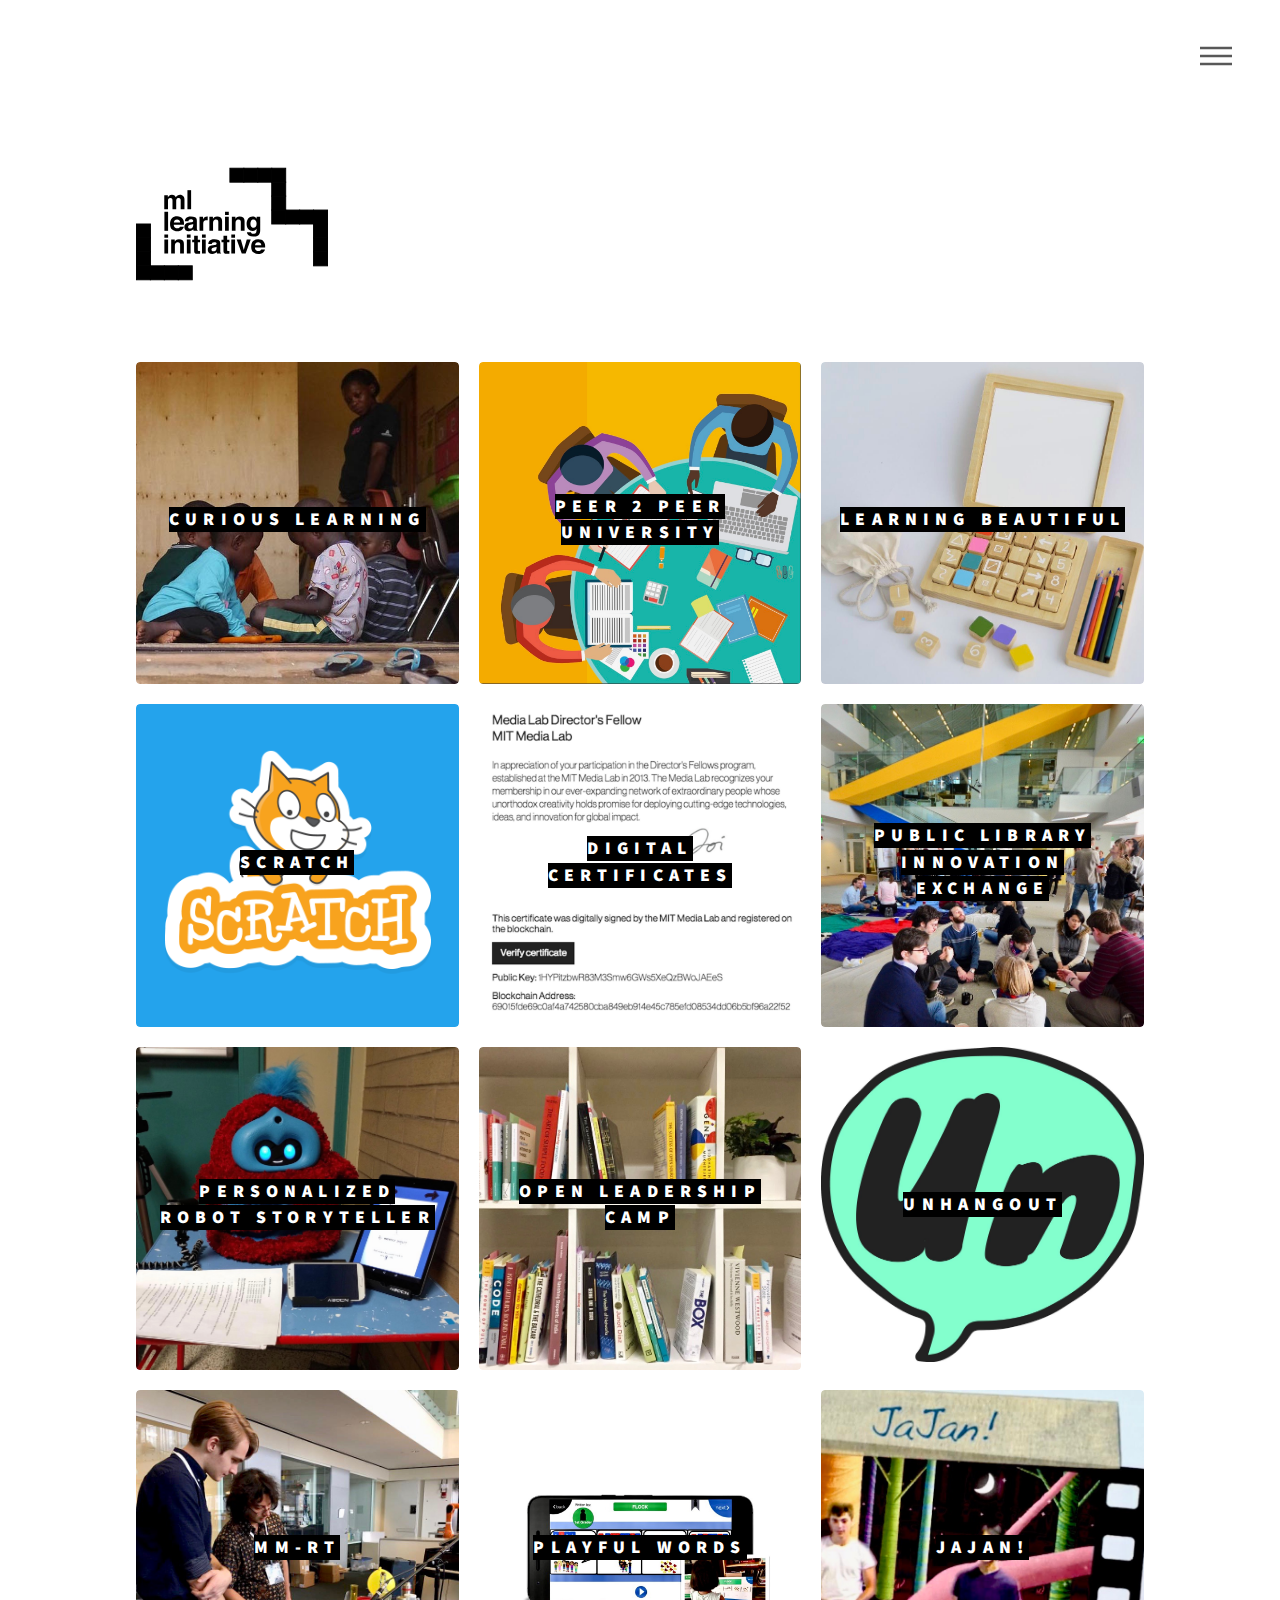
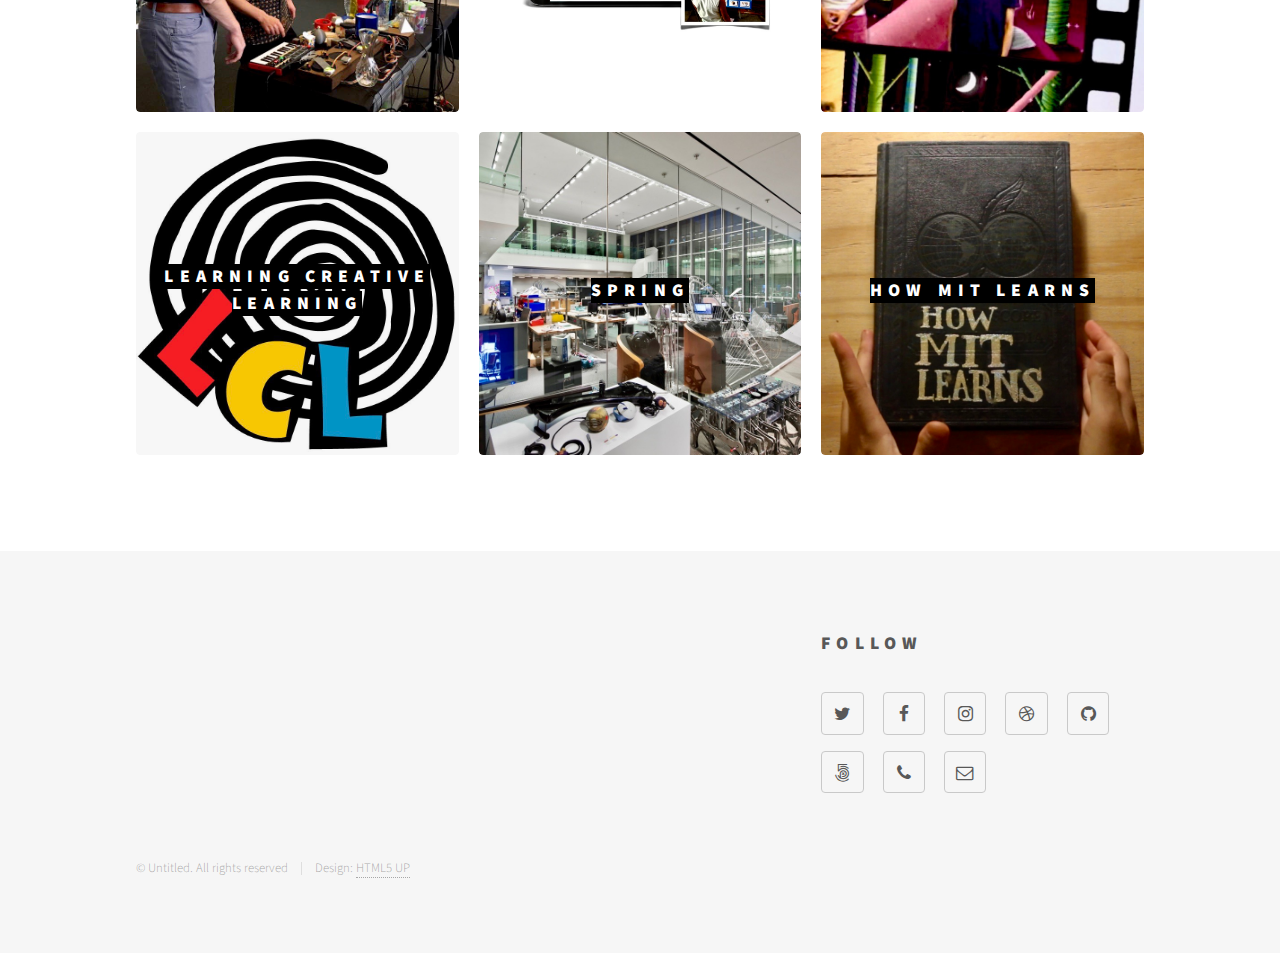
<file: index.html>
<!DOCTYPE HTML>
<!--
	Phantom by HTML5 UP
	html5up.net | @ajlkn
	Free for personal and commercial use under the CCA 3.0 license (html5up.net/license)
-->
<html>
	<head>
		<!--<title>Phantom by HTML5 UP</title> -->
		<meta charset="utf-8" />
		<meta name="viewport" content="width=device-width, initial-scale=1" />
		<!--[if lte IE 8]><script src="assets/js/ie/html5shiv.js"></script><![endif]-->
		<link rel="stylesheet" href="assets/css/main.css" />
		<!--[if lte IE 9]><link rel="stylesheet" href="assets/css/ie9.css" /><![endif]-->
		<!--[if lte IE 8]><link rel="stylesheet" href="assets/css/ie8.css" /><![endif]-->
	</head>
	<body>
		<!-- Wrapper -->
			<div id="wrapper">

				<!-- Header -->
					<header id="header">
						<div class="inner">

							<!-- Logo -->
								<a href="index.html" class="logo">
									<span class="symbol"><img src="images/icons/logo.svg" alt="" /></span>
								</a>

							<!-- Nav -->
								<nav>
									<ul>
										<li><a href="#menu">Menu</a></li>
									</ul>
								</nav>

						</div>
					</header>

				<!-- Menu -->
					<nav id="menu">
						<h2>Menu</h2>
						<ul>
							<li><a href="index.html">Projects</a></li>
							<li><a href="people.html">People</a></li>
							<li><a href="about.html">About</a></li>
							<li><a href="generic.html">Blog</a></li>
						
						</ul>
					</nav>

				<!-- Main -->
					<div id="main">
						<div class="inner">
							
							<section class="tiles">
								
								
								<article class="">
									<span class="image">
										<img src="images/projects/curious-learning.jpg" alt="" />
									</span>
									<a href="http://www.curiouslearning.org">
										<h2><mark class="highlight6"> Curious Learning</mark></h2>
										<div class="content">
											<p>A global literacy project developing
  a system of early literacy apps, games, toys and robots.</p>
										</div>
									</a>
								</article>
								<article class="">
									<span class="image">
										<img src="images/projects/p-2-2-u.jpg" alt="" />
									</span>
									<a href="https://www.p2pu.org/en/">
										<h2><mark class="highlight6"> Peer 2 Peer University</mark></h2>
										<div class="content">
											<p>Curate open, online courses and pair learners
   up with their peers to  more meaningful adult
   educational experiences.</p>
										</div>
									</a>
								</article>
								
								
								
								<article class="">
									<span class="image">
										<img src="images/projects/learning-beautiful.jpg" alt="" />
									</span>
									<a href="generic.html">
										<h2><mark class="highlight6"> Learning Beautiful</mark></h2>
										<div class="content">
											<p>Set of discrete and tangible concepts
  that are expressed in hands-on, tactile ways.</p>
										</div>
									</a>
								</article>
								
								<article class="">
									<span class="image">
										<img src="images/projects/scratch.png" alt="" />
									</span>
									<a href="https://scratch.mit.edu">
										<h2><mark class="highlight6"> Scratch</mark></h2>
										<div class="content">
											<p>A free programming language that makes it easy to create interactive art, stories,
  simulations, and games – and share those creations online.</p>
										</div>
									</a>
								</article>
								
								<article class="">
									<span class="image">
										<img src="images/projects/certs.jpg" alt="" />
									</span>
									<a href="http://www.blockcerts.org">
										<h2><mark class="highlight6"> Digital Certificates</mark></h2>
										<div class="content">
											<p>Cryptographically signed digital certificates embedded in the blockchain.</p>
										</div>
									</a>
								</article>
								<article class="">
									<span class="image">
										<img src="images/projects/public-library-exchange.jpg" alt="" />
									</span>
									<a href="http://learn.media.mit.edu/libraries/">
										<h2><mark class="highlight6"class="highlight1" > Public Library Innovation Exchange</mark></h2>
										<div class="content">
											<p>Connects Media Lab researchers with
   librarians to develop new creative
   learning programs together.</p>
										</div>
									</a>
								</article>
								<article class="">
									<span class="image">
										<img src="images/projects/robot-storyteller.jpg" alt="" />
									</span>
									<a href="https://www.media.mit.edu/projects/collaborative-robot-storyteller/overview/">
										<h2><mark class="highlight6"> Personalized Robot Storyteller</mark></h2>
										<div class="content">
											<p>Aim to develop a deep personalization algorithm
   based on a long-term interaction with an individual use</p>
										</div>
									</a>
								</article>
								
								<article class="">
									<span class="image">
										<img src="images/projects/open-leadership-camp.jpg" alt="" />
									</span>
									<a href="https://www.media.mit.edu/projects/open-leadership-camp/overview/">
										<h2><mark class="highlight6"> Open Leadership Camp</mark></h2>
										<div class="content">
											<p> A new type of professional
  development program for senior
  leaders of nonprofit and public sector organizations.</p>
										</div>
									</a>
								</article>
								
								<article class="">
									<span class="image">
										<img src="images/projects/unhangout.jpg" alt="" />
									</span>
									<a href="https://unhangout.media.mit.edu">
										<h2><mark class="highlight6"> Unhangout</mark></h2>
										<div class="content">
											<p>An open source platform for running
  large-scale unconferences online.
</p>
										</div>
									</a>
								</article>
								
								
								
								

								
							
								
								<article class="">
									<span class="image">
										<img src="images/projects/mm-rt.jpg" alt="" />
									</span>
									<a href="https://www.media.mit.edu/projects/mm-rt/overview/">
										<h2><mark class="highlight6">MM-RT</mark></h2>
										<div class="content">
											<p>A tabletop tangible musical interface that employs electromagnetic actuators
  and small permanent magnets to physically induce sounds on objects.</p>
										</div>
									</a>
								</article>
								
								<article class="">
									<span class="image">
										<img src="images/projects/playful-words.jpg" alt="" />
									</span>
									<a href="http://playfulwords.org">
										<h2><mark class="highlight6" >Playful Words</mark></h2>
										<div class="content">
											<p>Create a network of learners
  to engage students from different
  communities in socially collaborative,
   self-expressive learning opportunities via mobile devices.
</p>
										</div>
									</a>
								</article>
								
								<article class="">
									<span class="image">
										<img src="images/projects/jajan.jpg" alt="" />
									</span>
									<a href=" https://www.media.mit.edu/projects/jajan-remote-language-learning-in-shared-virtual-space/overview/">
										<h2><mark class="highlight6">JaJan!</mark></h2>
										<div class="content">
											<p>A telepresence system wherein remote users
  sharing a virtual space can learn
  a second language together.</p>
										</div>
									</a>
								</article>
								
								
								
							
								
								
								<article class="">
									<span class="image">
										<img src="images/projects/learning-creative-learning.jpg" alt="" />
									</span>
									<a href="http://learn.media.mit.edu/lcl/">
										<h2><mark class="highlight6">Learning Creative Learning</mark></h2>
										<div class="content">
											<p> An online course
 that introduces ideas and strategies for supporting creative learning.</p>
										</div>
									</a>
								</article>
										
								
								
								
								
								
								
								
								
								<article class="">
									<span class="image">
										<img src="images/projects/spring.jpg" alt="" />
									</span>
									<a href="https://www.media.mit.edu/projects/spring-a-smart-platform-for-research-intervention-neurodevelopmental-growth/overview/">
										<h2><mark class="highlight6">SPRING</mark></h2>
										<div class="content">
											<p>A Smart Platform for Research, Intervention, and Neurodevelopmental Growth. </p>
										</div>
									</a>
								</article>
								
								<article class="">
									<span class="image">
										<img src="images/projects/hmitl.jpg" alt="" />
									</span>
									<a href="https://vimeo.com/122455604">
										<h2><mark class="highlight6">How MIT learns</mark></h2>
										<div class="content">
											<p>A glimpse into the experience of creative learning at MIT.</p>
										</div>
									</a>
								</article>
								
								
							<!--
								
								<article class="style1">
									<span class="image">
										<img src="images/pic01.jpg" alt="" />
									</span>
									<a href="generic.html">
										<h2>Magna</h2>
										<div class="content">
											<p>Sed nisl arcu euismod sit amet nisi lorem etiam dolor veroeros et feugiat.</p>
										</div>
									</a>
								</article>
								<article class="style2">
									<span class="image">
										<img src="images/pic02.jpg" alt="" />
									</span>
									<a href="generic.html">
										<h2>Lorem</h2>
										<div class="content">
											<p>Sed nisl arcu euismod sit amet nisi lorem etiam dolor veroeros et feugiat.</p>
										</div>
									</a>
								</article>
								<article class="style3">
									<span class="image">
										<img src="images/pic03.jpg" alt="" />
									</span>
									<a href="generic.html">
										<h2>Feugiat</h2>
										<div class="content">
											<p>Sed nisl arcu euismod sit amet nisi lorem etiam dolor veroeros et feugiat.</p>
										</div>
									</a>
								</article>
								<article class="style4">
									<span class="image">
										<img src="images/pic04.jpg" alt="" />
									</span>
									<a href="generic.html">
										<h2>Tempus</h2>
										<div class="content">
											<p>Sed nisl arcu euismod sit amet nisi lorem etiam dolor veroeros et feugiat.</p>
										</div>
									</a>
								</article>
								<article class="style5">
									<span class="image">
										<img src="images/pic05.jpg" alt="" />
									</span>
									<a href="generic.html">
										<h2>Aliquam</h2>
										<div class="content">
											<p>Sed nisl arcu euismod sit amet nisi lorem etiam dolor veroeros et feugiat.</p>
										</div>
									</a>
								</article>
								<article class="style6">
									<span class="image">
										<img src="images/pic06.jpg" alt="" />
									</span>
									<a href="generic.html">
										<h2>Veroeros</h2>
										<div class="content">
											<p>Sed nisl arcu euismod sit amet nisi lorem etiam dolor veroeros et feugiat.</p>
										</div>
									</a>
								</article>
								<article class="style2">
									<span class="image">
										<img src="images/pic07.jpg" alt="" />
									</span>
									<a href="generic.html">
										<h2>Ipsum</h2>
										<div class="content">
											<p>Sed nisl arcu euismod sit amet nisi lorem etiam dolor veroeros et feugiat.</p>
										</div>
									</a>
								</article>
								<article class="style3">
									<span class="image">
										<img src="images/pic08.jpg" alt="" />
									</span>
									<a href="generic.html">
										<h2>Dolor</h2>
										<div class="content">
											<p>Sed nisl arcu euismod sit amet nisi lorem etiam dolor veroeros et feugiat.</p>
										</div>
									</a>
								</article>
								<article class="style1">
									<span class="image">
										<img src="images/pic09.jpg" alt="" />
									</span>
									<a href="generic.html">
										<h2>Nullam</h2>
										<div class="content">
											<p>Sed nisl arcu euismod sit amet nisi lorem etiam dolor veroeros et feugiat.</p>
										</div>
									</a>
								</article>
								<article class="style5">
									<span class="image">
										<img src="images/pic10.jpg" alt="" />
									</span>
									<a href="generic.html">
										<h2>Ultricies</h2>
										<div class="content">
											<p>Sed nisl arcu euismod sit amet nisi lorem etiam dolor veroeros et feugiat.</p>
										</div>
									</a>
								</article>
								<article class="style6">
									<span class="image">
										<img src="images/pic11.jpg" alt="" />
									</span>
									<a href="generic.html">
										<h2>Dictum</h2>
										<div class="content">
											<p>Sed nisl arcu euismod sit amet nisi lorem etiam dolor veroeros et feugiat.</p>
										</div>
									</a>
								</article>
								<article class="style4">
									<span class="image">
										<img src="images/pic12.jpg" alt="" />
									</span>
									<a href="generic.html">
										<h2>Pretium</h2>
										<div class="content">
											<p>Sed nisl arcu euismod sit amet nisi lorem etiam dolor veroeros et feugiat.</p>
										</div>
									</a>
								</article>
																
								<article class="style1">
									<span class="image">
										<img src="images/pic01.jpg" alt="" />
									</span>
									<a href="generic.html">
										<h2>Magna</h2>
										<div class="content">
											<p>Sed nisl arcu euismod sit amet nisi lorem etiam dolor veroeros et feugiat.</p>
										</div>
									</a>
								</article> -->
							</section>
						</div>
					</div>

				<!-- Footer -->
					<footer id="footer">
						<div class="inner">
							<section>
								
							</section>
							<section>
								<h2>Follow</h2>
								<ul class="icons">
									<li><a href="#" class="icon style2 fa-twitter"><span class="label">Twitter</span></a></li>
									<li><a href="#" class="icon style2 fa-facebook"><span class="label">Facebook</span></a></li>
									<li><a href="#" class="icon style2 fa-instagram"><span class="label">Instagram</span></a></li>
									<li><a href="#" class="icon style2 fa-dribbble"><span class="label">Dribbble</span></a></li>
									<li><a href="#" class="icon style2 fa-github"><span class="label">GitHub</span></a></li>
									<li><a href="#" class="icon style2 fa-500px"><span class="label">500px</span></a></li>
									<li><a href="#" class="icon style2 fa-phone"><span class="label">Phone</span></a></li>
									<li><a href="#" class="icon style2 fa-envelope-o"><span class="label">Email</span></a></li>
								</ul>
							</section>
							<ul class="copyright">
								<li>&copy; Untitled. All rights reserved</li><li>Design: <a href="http://html5up.net">HTML5 UP</a></li>
							</ul>
						</div>
					</footer>

			</div>

		<!-- Scripts -->
			<script src="assets/js/jquery.min.js"></script>
			<script src="assets/js/skel.min.js"></script>
			<script src="assets/js/util.js"></script>
			<!--[if lte IE 8]><script src="assets/js/ie/respond.min.js"></script><![endif]-->
			<script src="assets/js/main.js"></script>

	</body>
</html>
</file>
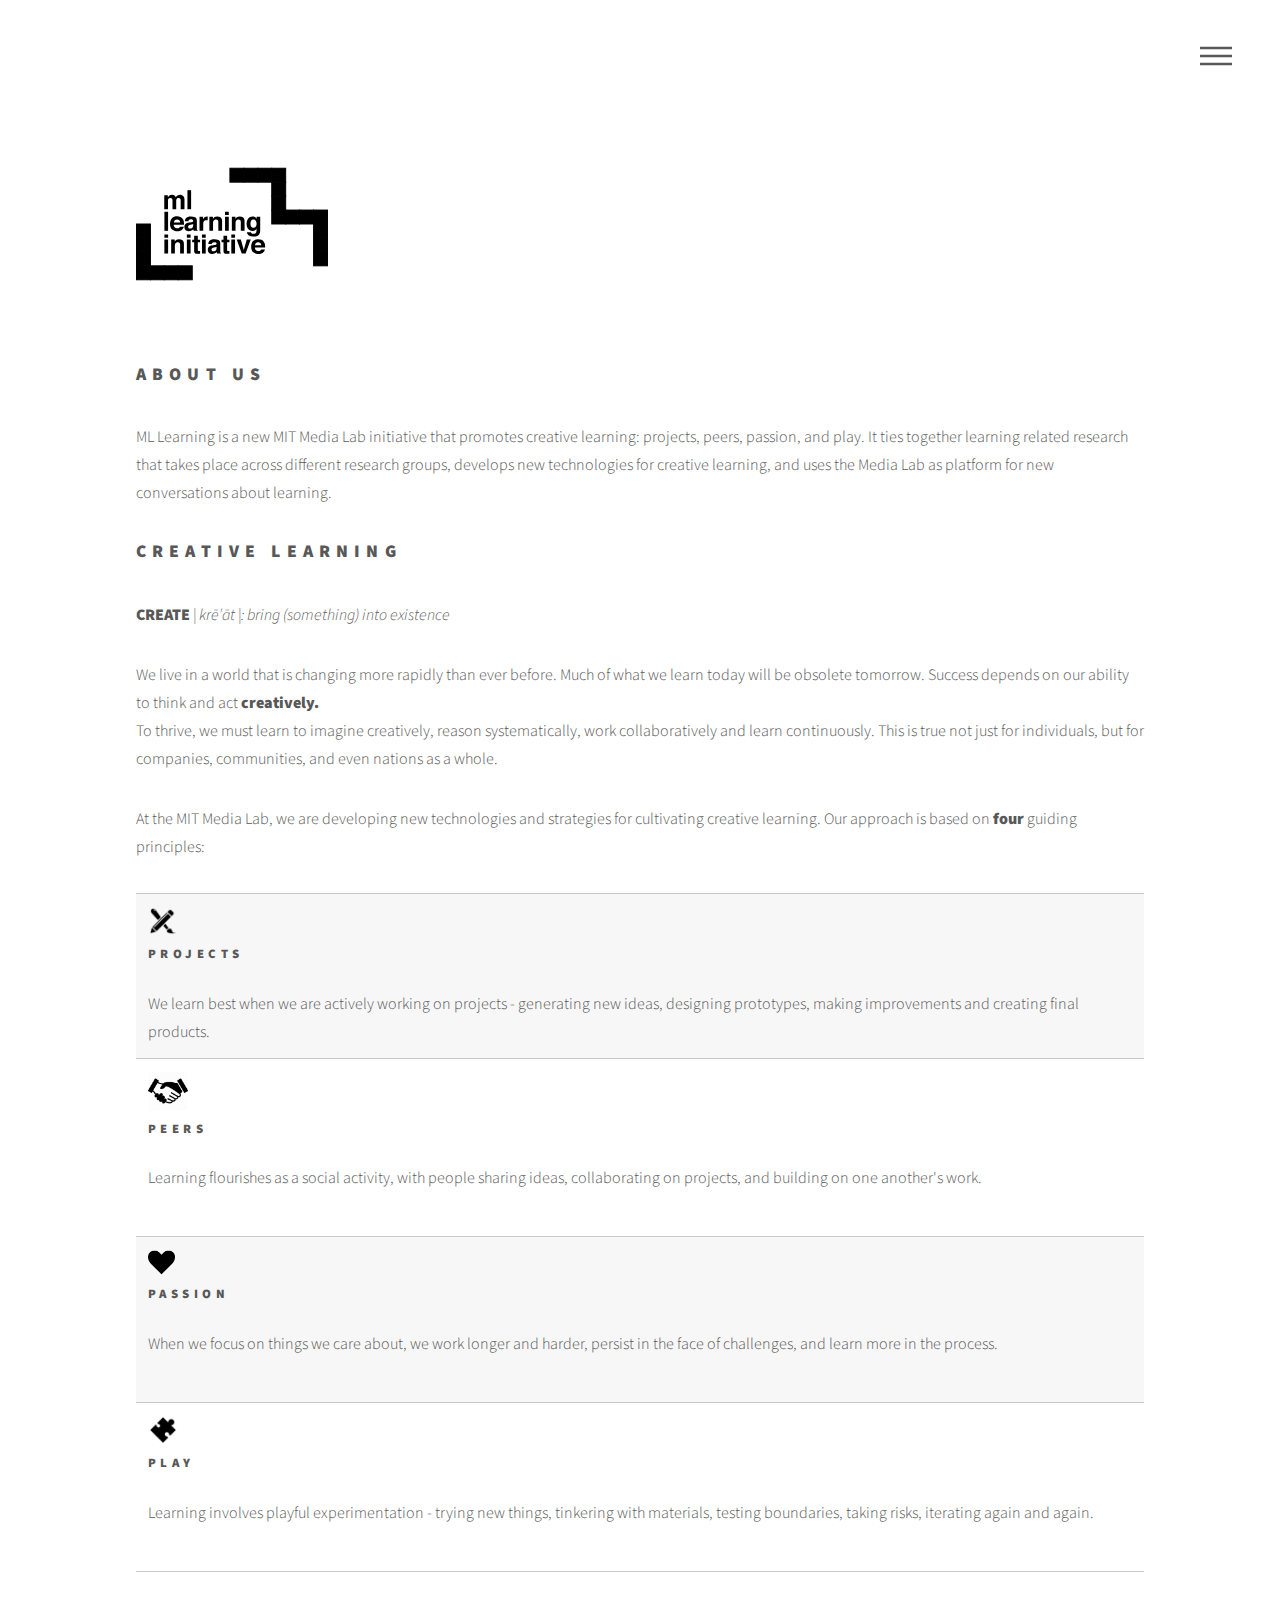
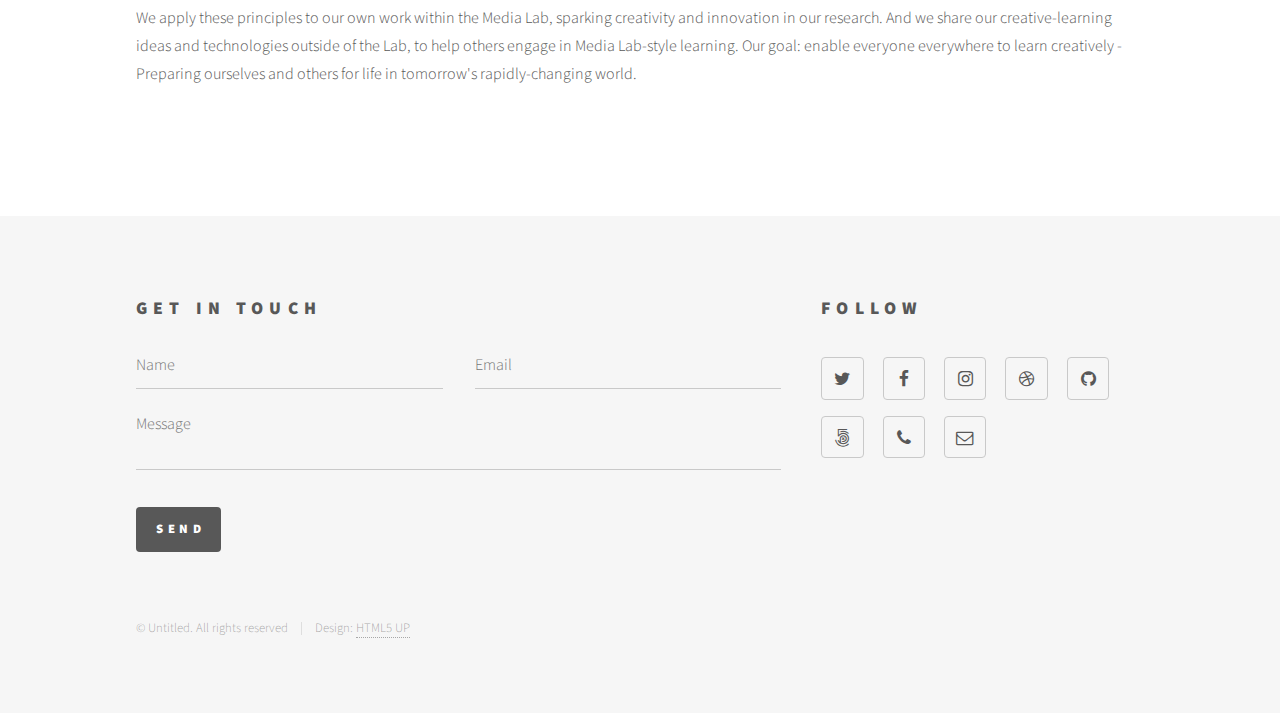
<file: about.html>
<!DOCTYPE HTML>

<html>


<head>
		<!--<title>Phantom by HTML5 UP</title> -->
		<meta charset="utf-8" />
		<meta name="viewport" content="width=device-width, initial-scale=1" />
		<!--[if lte IE 8]><script src="assets/js/ie/html5shiv.js"></script><![endif]-->
		<link rel="stylesheet" href="assets/css/main.css" />
		<!--[if lte IE 9]><link rel="stylesheet" href="assets/css/ie9.css" /><![endif]-->
		<!--[if lte IE 8]><link rel="stylesheet" href="assets/css/ie8.css" /><![endif]-->
	</head>
	
<body>

<!-- Wrapper -->
			<div id="wrapper">

				<!-- Header -->
					<header id="header">
						<div class="inner">

							<!-- Logo -->
								<a href="index.html" class="logo">
								<span class="symbol"><img src="images/icons/logo.svg" alt="" /></span>
								</a>

							<!-- Nav -->
								<nav>
									<ul>
										<li><a href="#menu">Menu</a></li>
									</ul>
								</nav>

						</div>
					</header>

				<!-- Menu -->
					<nav id="menu">
						<h2>Menu</h2>
						<ul>
							<li><a href="index.html">Projects</a></li>
							<li><a href="people.html">People</a></li>
							<li><a href="about.html">About</a></li>
							<li><a href="generic.html">Blog</a></li>
							<li><a href="elements.html">Elements</a></li>
						</ul>
					</nav>

				<!-- Main -->
					<div id="main">
						<div class="inner">

 
<h2> About Us </h2>

<p>
ML Learning is a new MIT Media Lab initiative that promotes creative learning:
 projects, peers, passion, and play. It ties together learning related research
  that takes place across different research groups, develops new technologies
  for creative learning, and uses the Media Lab as platform for new conversations
   about learning.
</p>


<h2> Creative Learning </h2>

<p>

<b>CREATE</b> <em>| krēˈāt |: bring (something) into existence </em>

</p>
<p>

We live in a world that is changing more rapidly than ever before.
Much of what we learn today will be obsolete tomorrow.
Success depends on our ability to think and act <b> creatively.</b> <br>


To thrive, we must learn to imagine creatively, reason systematically,
work collaboratively and learn continuously.
This is true not just for individuals, but for companies,
communities, and even nations as a whole.

</p>
</tr>
<td>
</table>
<p>

At the MIT Media Lab, we are developing new technologies and strategies
for cultivating creative learning. Our approach is based on <b>four</b> guiding principles:

<div>




</div>


<table>  
<tr>  
    <td><img src="images/icons/project.png" style="width:30px;height:30px;">


    
    <h5>Projects</h5>

We learn best when we are actively working on projects -
generating new ideas, designing prototypes,
making improvements and creating final products.

</td>

</tr>  
<tr>  
    <td><img src="images/icons/peers.png" alt="Peers icon" style="width:40px;height:40px;">

    
    <h5>Peers</h5>

<p> 
 Learning flourishes as a social activity,
with people sharing ideas, collaborating on projects,
and building on one another's work.</p>
</td>

</tr>  
<tr>  
   <td><img src="images/icons/passion.png" alt="Passion icon" style="width:27px;height:27px;">

    
    <h5>Passion</h5>

<p>When we focus on things we care about, we work longer and harder,
persist in the face of challenges, and learn more in the process.</p>
</td>

</tr>  
<tr>  
    <td><img src="images/icons/play.png" alt="Play icon" style="width:30px;height:30px;">

    
    <h5>Play</h5>

<p> Learning involves playful experimentation - trying new things,
tinkering with materials, testing boundaries, taking risks, iterating again and again.</p>
</td>

</tr>  
</table>

We apply these principles to our own work within the Media Lab,
sparking creativity and innovation in our research.
And we share our creative-learning ideas and technologies
outside of the Lab, to help others engage in Media Lab-style learning.

Our goal: enable everyone everywhere to learn creatively -
Preparing ourselves and others for life in tomorrow's rapidly-changing world.

</p>
</div>
</div>


<footer id="footer">
						<div class="inner">
							<section>
								<h2>Get in touch</h2>
								<form method="post" action="#">
									<div class="field half first">
										<input type="text" name="name" id="name" placeholder="Name" />
									</div>
									<div class="field half">
										<input type="email" name="email" id="email" placeholder="Email" />
									</div>
									<div class="field">
										<textarea name="message" id="message" placeholder="Message"></textarea>
									</div>
									<ul class="actions">
										<li><input type="submit" value="Send" class="special" /></li>
									</ul>
								</form>
							</section>
							<section>
								<h2>Follow</h2>
								<ul class="icons">
									<li><a href="#" class="icon style2 fa-twitter"><span class="label">Twitter</span></a></li>
									<li><a href="#" class="icon style2 fa-facebook"><span class="label">Facebook</span></a></li>
									<li><a href="#" class="icon style2 fa-instagram"><span class="label">Instagram</span></a></li>
									<li><a href="#" class="icon style2 fa-dribbble"><span class="label">Dribbble</span></a></li>
									<li><a href="#" class="icon style2 fa-github"><span class="label">GitHub</span></a></li>
									<li><a href="#" class="icon style2 fa-500px"><span class="label">500px</span></a></li>
									<li><a href="#" class="icon style2 fa-phone"><span class="label">Phone</span></a></li>
									<li><a href="#" class="icon style2 fa-envelope-o"><span class="label">Email</span></a></li>
								</ul>
							</section>
							<ul class="copyright">
								<li>&copy; Untitled. All rights reserved</li><li>Design: <a href="http://html5up.net">HTML5 UP</a></li>
							</ul>
						</div>
					</footer>
					<!-- Scripts -->
			<script src="assets/js/jquery.min.js"></script>
			<script src="assets/js/skel.min.js"></script>
			<script src="assets/js/util.js"></script>
			<!--[if lte IE 8]><script src="assets/js/ie/respond.min.js"></script><![endif]-->
			<script src="assets/js/main.js"></script>
					</body>
					</html>
</file>
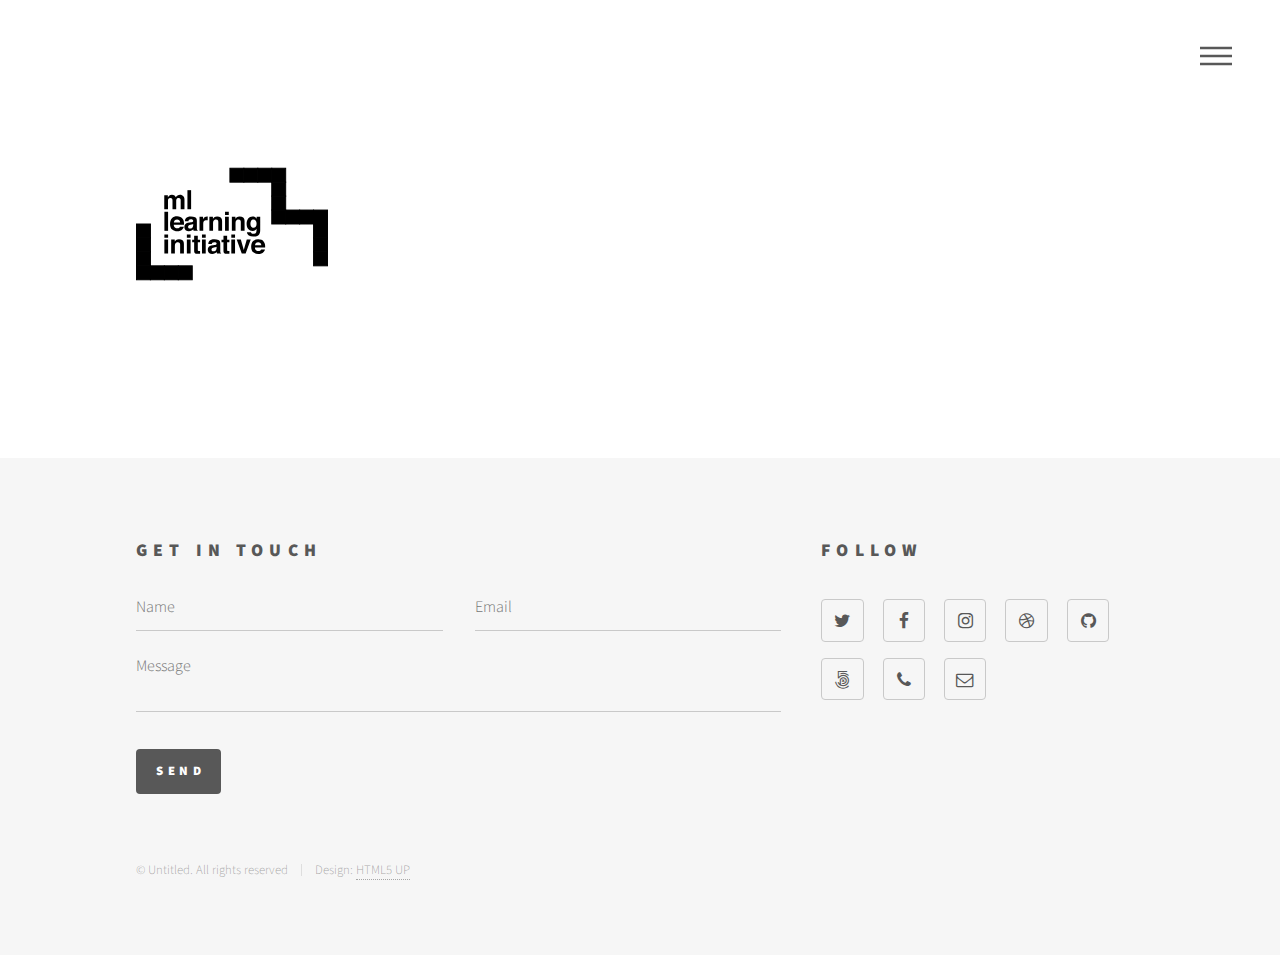
<file: people copy.html>
<!DOCTYPE HTML>

<html>
	<head>
		<!--<title>Phantom by HTML5 UP</title> -->
		<meta charset="utf-8" />
		<meta name="viewport" content="width=device-width, initial-scale=1" />
		<!--[if lte IE 8]><script src="assets/js/ie/html5shiv.js"></script><![endif]-->
		<link rel="stylesheet" href="assets/css/main.css" />
		<!--[if lte IE 9]><link rel="stylesheet" href="assets/css/ie9.css" /><![endif]-->
		<!--[if lte IE 8]><link rel="stylesheet" href="assets/css/ie8.css" /><![endif]-->
	</head>
	<body>
		<!-- Wrapper -->
			<div id="wrapper">

				<!-- Header -->
					<header id="header">
						<div class="inner">

							<!-- Logo -->
								<a href="index.html" class="logo">
								<span class="symbol"><img src="images/icons/logo.svg" alt="" /></span>
								</a>

							<!-- Nav -->
								<nav>
									<ul>
										<li><a href="#menu">Menu</a></li>
									</ul>
								</nav>

						</div>
					</header>

				<!-- Menu -->
					<nav id="menu">
						<h2>Menu</h2>
						<ul>
							<li><a href="index.html">Projects</a></li>
							<li><a href="people.html">People</a></li>
							<li><a href="about.html">About</a></li>
							<li><a href="generic.html">Blog</a></li>
							<li><a href="elements.html">Elements</a></li>
						</ul>
					</nav>

				<!-- Main -->
					<div id="main">
						<div class="inner">
							<section>
								
							</section>
						</div>
					</div>
							
							<section>
							
							</section> 
							
							

				<!-- Footer -->
					<footer id="footer">
						<div class="inner">
							<section>
								<h2>Get in touch</h2>
								<form method="post" action="#">
									<div class="field half first">
										<input type="text" name="name" id="name" placeholder="Name" />
									</div>
									<div class="field half">
										<input type="email" name="email" id="email" placeholder="Email" />
									</div>
									<div class="field">
										<textarea name="message" id="message" placeholder="Message"></textarea>
									</div>
									<ul class="actions">
										<li><input type="submit" value="Send" class="special" /></li>
									</ul>
								</form>
							</section>
							<section>
								<h2>Follow</h2>
								<ul class="icons">
									<li><a href="#" class="icon style2 fa-twitter"><span class="label">Twitter</span></a></li>
									<li><a href="#" class="icon style2 fa-facebook"><span class="label">Facebook</span></a></li>
									<li><a href="#" class="icon style2 fa-instagram"><span class="label">Instagram</span></a></li>
									<li><a href="#" class="icon style2 fa-dribbble"><span class="label">Dribbble</span></a></li>
									<li><a href="#" class="icon style2 fa-github"><span class="label">GitHub</span></a></li>
									<li><a href="#" class="icon style2 fa-500px"><span class="label">500px</span></a></li>
									<li><a href="#" class="icon style2 fa-phone"><span class="label">Phone</span></a></li>
									<li><a href="#" class="icon style2 fa-envelope-o"><span class="label">Email</span></a></li>
								</ul>
							</section>
							<ul class="copyright">
								<li>&copy; Untitled. All rights reserved</li><li>Design: <a href="http://html5up.net">HTML5 UP</a></li>
							</ul>
						</div>
					</footer>

			</div>

		<!-- Scripts -->
			<script src="assets/js/jquery.min.js"></script>
			<script src="assets/js/skel.min.js"></script>
			<script src="assets/js/util.js"></script>
			<!--[if lte IE 8]><script src="assets/js/ie/respond.min.js"></script><![endif]-->
			<script src="assets/js/main.js"></script>

	</body>
</html>
</file>
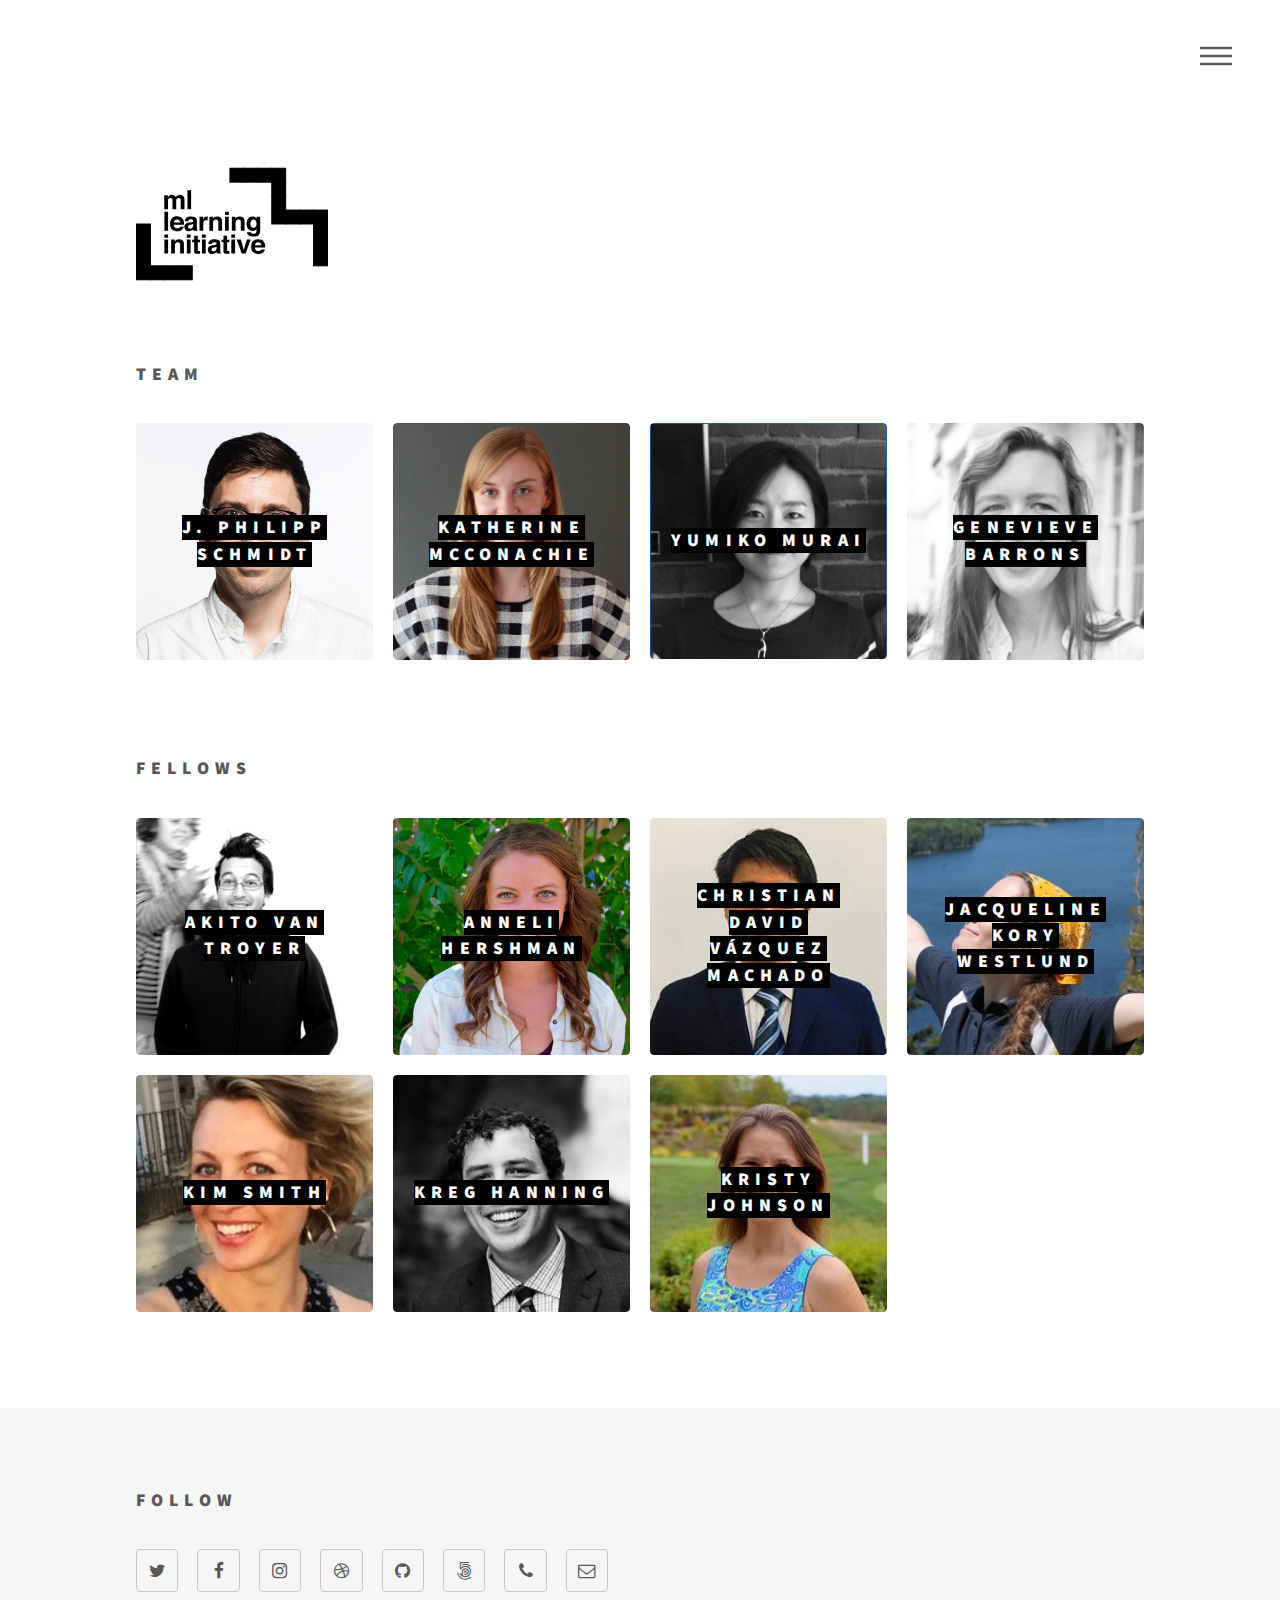
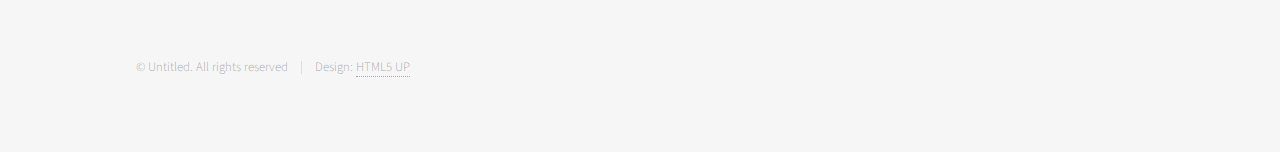
<file: people.html>
<!DOCTYPE HTML>

<html>
	<head>
		<!--<title>Phantom by HTML5 UP</title> -->
		<meta charset="utf-8" />
		<meta name="viewport" content="width=device-width, initial-scale=1" />
		<!--[if lte IE 8]><script src="assets/js/ie/html5shiv.js"></script><![endif]-->
		<link rel="stylesheet" href="assets/css/main.css" />
		<!--[if lte IE 9]><link rel="stylesheet" href="assets/css/ie9.css" /><![endif]-->
		<!--[if lte IE 8]><link rel="stylesheet" href="assets/css/ie8.css" /><![endif]-->
	</head>
	<body>
		<!-- Wrapper -->
			<div id="wrapper">

				<!-- Header -->
					<header id="header">
						<div class="inner">

							<!-- Logo -->
								<a href="index.html" class="logo">
								<span class="symbol"><img src="images/icons/logo.svg" alt="" /></span>
								</a>

							<!-- Nav -->
								<nav>
									<ul>
										<li><a href="#menu">Menu</a></li>
									</ul>
								</nav>

						</div>
					</header>

				<!-- Menu -->
					<nav id="menu">
						<h2>Menu</h2>
						<ul>
							<li><a href="index.html">Projects</a></li>
							<li><a href="people.html">People</a></li>
							<li><a href="about.html">About</a></li>
							<li><a href="generic.html">Blog</a></li>
					
						</ul>
					</nav>

				<!-- Main -->
					<div id="main">
						<div class="inner">
							<h2> TEAM </h2>
							<section class="peeps">
		
								<article>
									<span class="image">
										<img src="images/people/philipp.jpg" alt="" />
							        </span>
									<a href="team/philipp.html">
										<h2><mark class="highlight6">J. Philipp Schmidt</mark></h2>
										
									</a>
								</article>
								<article >
									<span class="image">
										<img src="images/people/katherine.jpg" alt="" />
									</span>
									<a href="team/katherine.html">
										<h2><mark class="highlight6">Katherine McConachie</mark></h2>
										
									</a>
								</article>
								<article >
									<span class="image">
										<img src="images/people/yumiko.png" alt="" />
									</span>
									<a href="team/yumiko.html">
										<h2><mark class="highlight6">Yumiko Murai</mark></h2>
										
									</a>
								</article>
								<article>
									<span class="image">
										<img src="images/people/genevieve.jpg" alt="" />
									</span>
									<a href="team/genevieve.html">
										<h2><mark class="highlight6">Genevieve Barrons</mark></h2>
										
									</a>
								</article>
								
								
							</section>
						</div>
					</div>
							
							<section>
							
							</section> 
							
							<div id="main">
						<div class="inner">
							<h2> FELLOWS </h2>
							<section class="peeps">
		
								<article>
									<span class="image">
										<img src="images/people/akito.png" alt="" />
									</span>
									<a href="team/akito.html">
										<h2><mark class="highlight6">Akito van Troyer</mark></h2>
										
									</a>
								</article>
								<article >
									<span class="image">
										<img src="images/people/anneli.jpg" alt="" />
									</span>
									<a href="team/anneli.html">
										<h2><mark class="highlight6">Anneli Hershman</mark></h2>
										
									</a>
								</article>
								<article>
									<span class="image">
										<img src="images/people/christian.jpg" alt="" />
									</span>
									<a href="team/christian.html">
										<h2><mark class="highlight6">Christian David Vázquez Machado</mark></h2>
										
									</a>
								</article>
								<article>
									<span class="image">
										<img src="images/people/jacqueline.jpg" alt="" />
									</span>
									<a href="team/jacqueline.html">
										<h2><mark class="highlight6">Jacqueline Kory Westlund</mark></h2>
										
									</a>
								</article>
								<article >
									<span class="image">
										<img src="images/people/kim.jpg" alt="" />
									</span>
									<a href="team/kim.html">
										<h2><mark class="highlight6">Kim Smith</mark></h2>
										
									</a>
								</article>
								<article >
									<span class="image">
										<img src="images/people/kreg.jpg" alt="" />
									</span>
									<a href="team/kreg.html">
										<h2><mark class="highlight6">Kreg Hanning</mark></h2>
										
									</a>
								</article>
								<article >
									<span class="image">
										<img src="images/people/kristy.jpg" alt="" />
									</span>
									<a href="team/kristy.html">
										<h2><mark class="highlight6">Kristy Johnson</mark></h2>
										
									</a>
								</article>
								
							</section>
						
							
						</div>
					</div>

				<!-- Footer -->
					<footer id="footer">
						<div class="inner">
							
							<section>
								<h2>Follow</h2>
								<ul class="icons">
									<li><a href="#" class="icon style2 fa-twitter"><span class="label">Twitter</span></a></li>
									<li><a href="#" class="icon style2 fa-facebook"><span class="label">Facebook</span></a></li>
									<li><a href="#" class="icon style2 fa-instagram"><span class="label">Instagram</span></a></li>
									<li><a href="#" class="icon style2 fa-dribbble"><span class="label">Dribbble</span></a></li>
									<li><a href="#" class="icon style2 fa-github"><span class="label">GitHub</span></a></li>
									<li><a href="#" class="icon style2 fa-500px"><span class="label">500px</span></a></li>
									<li><a href="#" class="icon style2 fa-phone"><span class="label">Phone</span></a></li>
									<li><a href="#" class="icon style2 fa-envelope-o"><span class="label">Email</span></a></li>
								</ul>
							</section>
							<ul class="copyright">
								<li>&copy; Untitled. All rights reserved</li><li>Design: <a href="http://html5up.net">HTML5 UP</a></li>
							</ul>
						</div>
					</footer>

			</div>

		<!-- Scripts -->
			<script src="assets/js/jquery.min.js"></script>
			<script src="assets/js/skel.min.js"></script>
			<script src="assets/js/util.js"></script>
			<!--[if lte IE 8]><script src="assets/js/ie/respond.min.js"></script><![endif]-->
			<script src="assets/js/main.js"></script>

	</body>
</html>
</file>
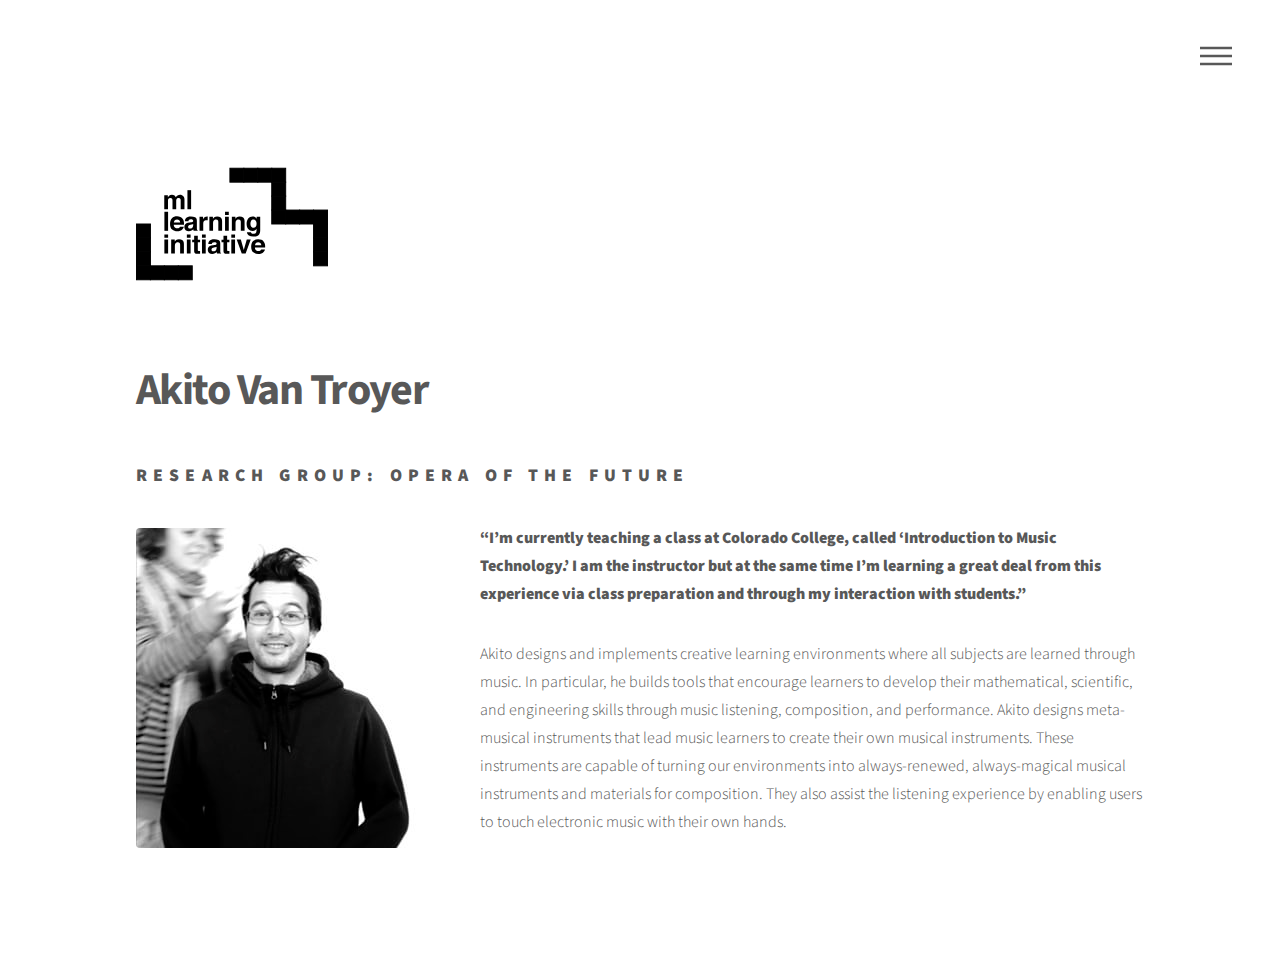
<file: team/akito.html>
<!DOCTYPE HTML>

<html>
	<head>
		<!--<title>Phantom by HTML5 UP</title> -->
		<meta charset="utf-8" />
		<meta name="viewport" content="width=device-width, initial-scale=1" />
		<!--[if lte IE 8]><script src="assets/js/ie/html5shiv.js"></script><![endif]-->
		<link rel="stylesheet" href="../assets/css/main.css" />
		<!--[if lte IE 9]><link rel="stylesheet" href="assets/css/ie9.css" /><![endif]-->
		<!--[if lte IE 8]><link rel="stylesheet" href="assets/css/ie8.css" /><![endif]-->
	</head>
	<body>
		<!-- Wrapper -->
			<div id="wrapper">

				<!-- Header -->
					<header id="header">
						<div class="inner">

							<!-- Logo -->
								<a href="index.html" class="logo">
								<span class="symbol"><img src="../images/icons/logo.svg" alt="" /></span>
								</a>

							<!-- Nav -->
								<nav>
									<ul>
										<li><a href="#menu">Menu</a></li>
									</ul>
								</nav>

						</div>
					</header>

				<!-- Menu -->
					<nav id="menu">
						<h2>Menu</h2>
						<ul>
							<li><a href="../index.html">Projects</a></li>
							<li><a href="../people.html">People</a></li>
							<li><a href="../about.html">About</a></li>
							<li><a href="../generic.html">Blog</a></li>
				
						</ul>
					</nav>

				<!-- Main -->
					<div id="main">
						<div class="inner">
						<h1>Akito Van Troyer</h1>
						<h2>Research Group: Opera of the Future</h2>
							<section>
							<p><span class="image left"><img src="../images/people/akito.png" alt="" /></span>
							<b>“I’m currently teaching a class at Colorado College, 
							called ‘Introduction to Music Technology.’ 
							I am the instructor but at the same time I’m learning 
							a great deal from this experience via class preparation 
							and through my interaction with students.”</b>
	
								
								
							</section>
							</div>
							
							
							
						<div class="inner">
							<p> Akito designs and implements creative learning
							 environments where all subjects are learned through music.
							  In particular, he builds tools that encourage learners to
							   develop their mathematical, scientific, and engineering 
							   skills through music listening, composition, and performance.
							    Akito designs meta-musical instruments that lead music 
							    learners to create their own musical instruments. 
							    These instruments are capable of turning our environments 
							    into always-renewed, always-magical musical instruments 
							    and materials for composition. They also assist the 
							    listening experience by enabling users to touch electronic
							     music with their own hands.</p>

							
						</div>
					</div>
							
							
							
						

			</div>

		<!-- Scripts -->
			<script src="../assets/js/jquery.min.js"></script>
			<script src="../assets/js/skel.min.js"></script>
			<script src="../assets/js/util.js"></script>
			<!--[if lte IE 8]><script src="assets/js/ie/respond.min.js"></script><![endif]-->
			<script src="../assets/js/main.js"></script>

	</body>
</html>
</file>
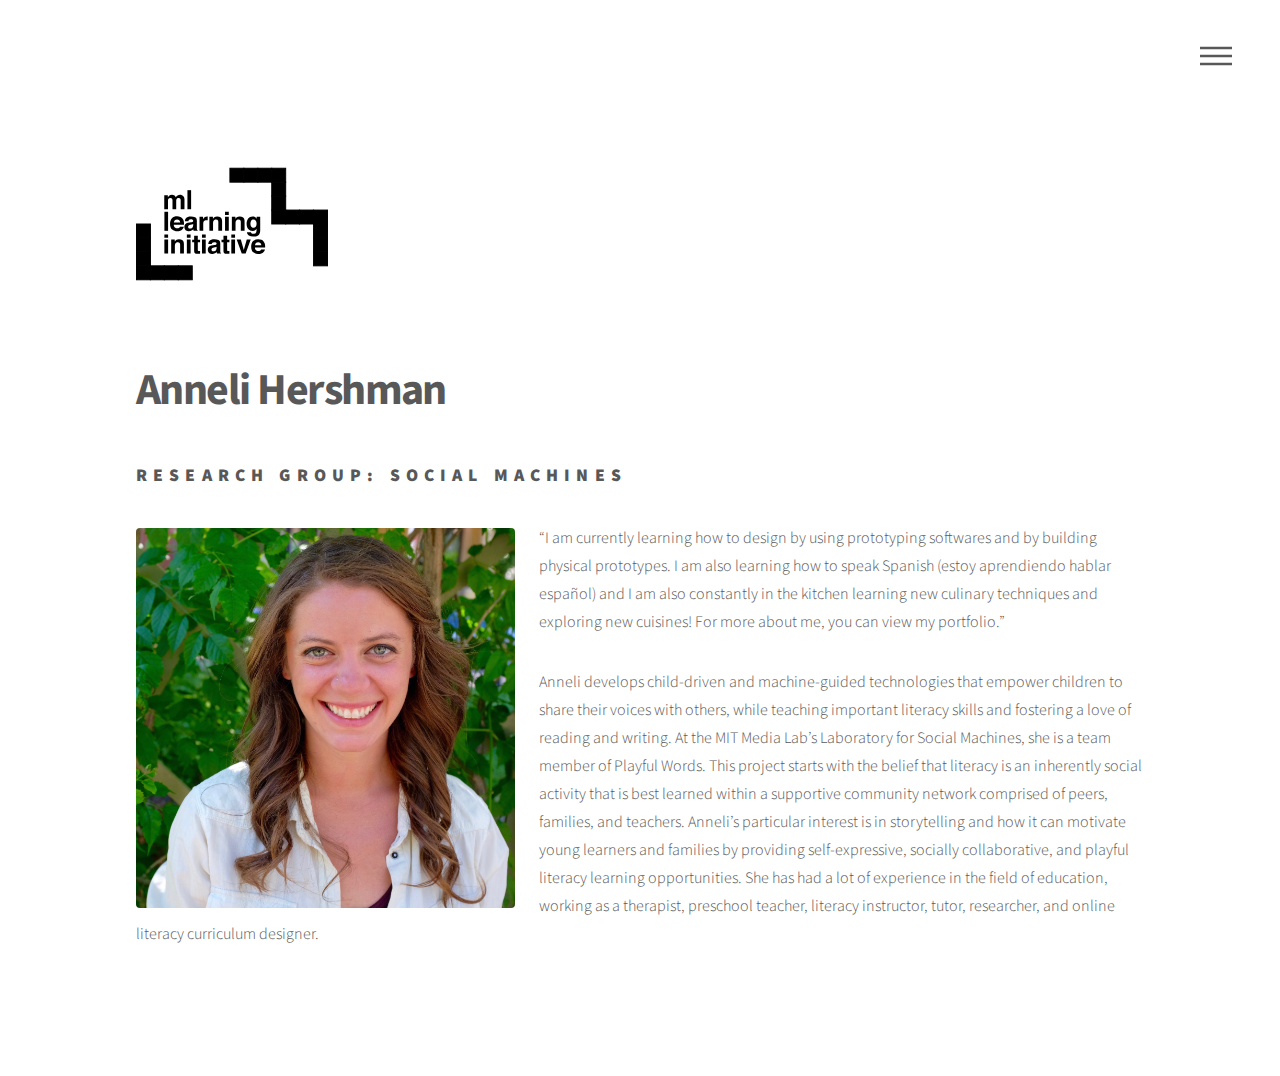
<file: team/anneli.html>
<!DOCTYPE HTML>

<html>
	<head>
		<!--<title>Phantom by HTML5 UP</title> -->
		<meta charset="utf-8" />
		<meta name="viewport" content="width=device-width, initial-scale=1" />
		<!--[if lte IE 8]><script src="assets/js/ie/html5shiv.js"></script><![endif]-->
		<link rel="stylesheet" href="../assets/css/main.css" />
		<!--[if lte IE 9]><link rel="stylesheet" href="assets/css/ie9.css" /><![endif]-->
		<!--[if lte IE 8]><link rel="stylesheet" href="assets/css/ie8.css" /><![endif]-->
	</head>
	<body>
		<!-- Wrapper -->
			<div id="wrapper">

				<!-- Header -->
					<header id="header">
						<div class="inner">

							<!-- Logo -->
								<a href="index.html" class="logo">
								<span class="symbol"><img src="../images/icons/logo.svg" alt="" /></span>
								</a>

							<!-- Nav -->
								<nav>
									<ul>
										<li><a href="#menu">Menu</a></li>
									</ul>
								</nav>

						</div>
					</header>

				<!-- Menu -->
					<nav id="menu">
						<h2>Menu</h2>
						<ul>
							<li><a href="../index.html">Projects</a></li>
							<li><a href="../people.html">People</a></li>
							<li><a href="../about.html">About</a></li>
							<li><a href="../generic.html">Blog</a></li>
						
						</ul>
					</nav>

				<!-- Main -->
					<div id="main">
						<div class="inner">
						<h1>Anneli Hershman</h1>
						<h2>Research Group: Social Machines</h2>
							<section>
							<p><span class="image left"><img src="../images/people/anneli.jpg" alt="" /></span>
							“I am currently learning how to design by using prototyping softwares and by building physical prototypes. I am also learning how to speak Spanish (estoy aprendiendo hablar español) and I am also constantly in the kitchen learning new culinary techniques and exploring new cuisines! For more about me, you can view my portfolio.”</p>
	
								
								
							</section>
							<section>
							<p> Anneli develops child­-driven and machine­-guided technologies that empower children to share their voices with others, while teaching important literacy skills and fostering a love of reading and writing. At the MIT Media Lab’s Laboratory for Social Machines, she is a team member of Playful Words. This project starts with the belief that literacy is an inherently social activity that is best learned within a supportive community network comprised of peers, families, and teachers. Anneli’s particular interest is in storytelling and how it can motivate young learners and families by providing self­-expressive, socially collaborative, and playful literacy learning opportunities. She has had a lot of experience in the field of education, working as a therapist, preschool teacher, literacy instructor, tutor, researcher, and online literacy curriculum designer.</p>

							</section>
						</div>
					</div>
							
							<section>
							
							</section> 
							
						

			</div>

		<!-- Scripts -->
			<script src="../assets/js/jquery.min.js"></script>
			<script src="../assets/js/skel.min.js"></script>
			<script src="../assets/js/util.js"></script>
			<!--[if lte IE 8]><script src="assets/js/ie/respond.min.js"></script><![endif]-->
			<script src="../assets/js/main.js"></script>

	</body>
</html>
</file>
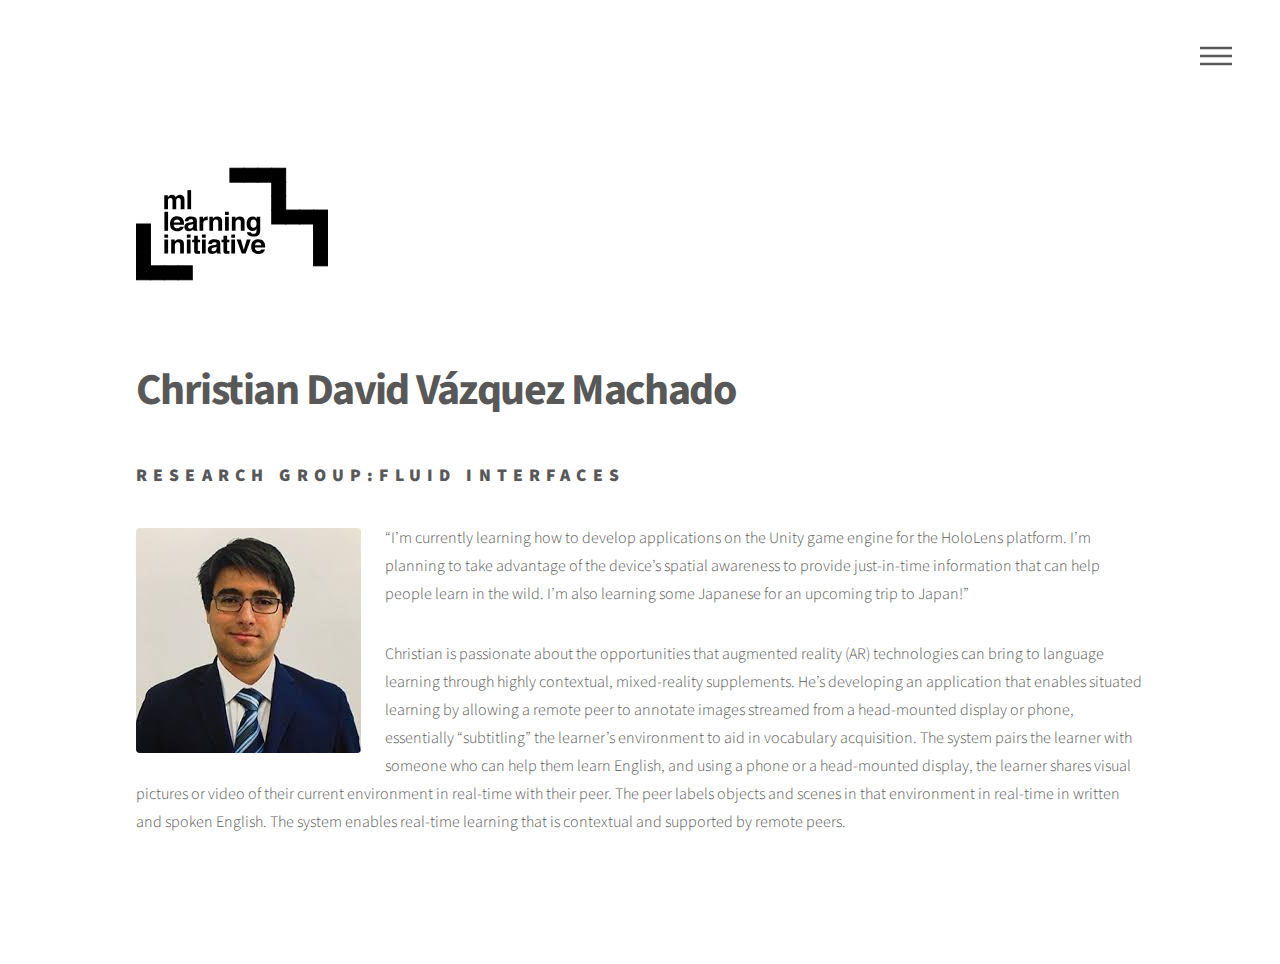
<file: team/christian.html>
<!DOCTYPE HTML>

<html>
	<head>
		<!--<title>Phantom by HTML5 UP</title> -->
		<meta charset="utf-8" />
		<meta name="viewport" content="width=device-width, initial-scale=1" />
		<!--[if lte IE 8]><script src="assets/js/ie/html5shiv.js"></script><![endif]-->
		<link rel="stylesheet" href="../assets/css/main.css" />
		<!--[if lte IE 9]><link rel="stylesheet" href="assets/css/ie9.css" /><![endif]-->
		<!--[if lte IE 8]><link rel="stylesheet" href="assets/css/ie8.css" /><![endif]-->
	</head>
	<body>
		<!-- Wrapper -->
			<div id="wrapper">

				<!-- Header -->
					<header id="header">
						<div class="inner">

							<!-- Logo -->
								<a href="index.html" class="logo">
								<span class="symbol"><img src="../images/icons/logo.svg" alt="" /></span>
								</a>

							<!-- Nav -->
								<nav>
									<ul>
										<li><a href="#menu">Menu</a></li>
									</ul>
								</nav>

						</div>
					</header>

				<!-- Menu -->
					<nav id="menu">
						<h2>Menu</h2>
						<ul>
							<li><a href="../index.html">Projects</a></li>
							<li><a href="../people.html">People</a></li>
							<li><a href="../about.html">About</a></li>
							<li><a href="../generic.html">Blog</a></li>
						
						</ul>
					</nav>

				<!-- Main -->
					<div id="main">
						<div class="inner">
						<h1>Christian David Vázquez Machado</h1>
						<h2>Research Group:Fluid Interfaces </h2>
							<section>
							<p><span class="image left"><img src="../images/people/christian.jpg" alt="" /></span>
							“I’m currently learning how to develop applications on the Unity game engine for the HoloLens platform. I’m planning to take advantage of the device’s spatial awareness to provide just-in-time information that can help people learn in the wild. I’m also learning some Japanese for an upcoming trip to Japan!”
</p>
	
								
								
							</section>
							<section>
							<p> Christian is passionate about the opportunities that augmented reality (AR) technologies can bring to language learning through highly contextual, mixed-reality supplements. He’s developing an application that enables situated learning by allowing a remote peer to annotate images streamed from a head-mounted display or phone, essentially “subtitling” the learner’s environment to aid in vocabulary acquisition. The system pairs the learner with someone who can help them learn English, and using a phone or a head-mounted display, the learner shares visual pictures or video of their current environment in real-time with their peer. The peer labels objects and scenes in that environment in real-time in written and spoken English. The system enables real-­time learning that is contextual and supported by remote peers.
</p>

							</section>
						</div>
					</div>
							
							<section>
							
							</section> 
							
						

			</div>

		<!-- Scripts -->
			<script src="../assets/js/jquery.min.js"></script>
			<script src="../assets/js/skel.min.js"></script>
			<script src="../assets/js/util.js"></script>
			<!--[if lte IE 8]><script src="assets/js/ie/respond.min.js"></script><![endif]-->
			<script src="../assets/js/main.js"></script>

	</body>
</html>
</file>
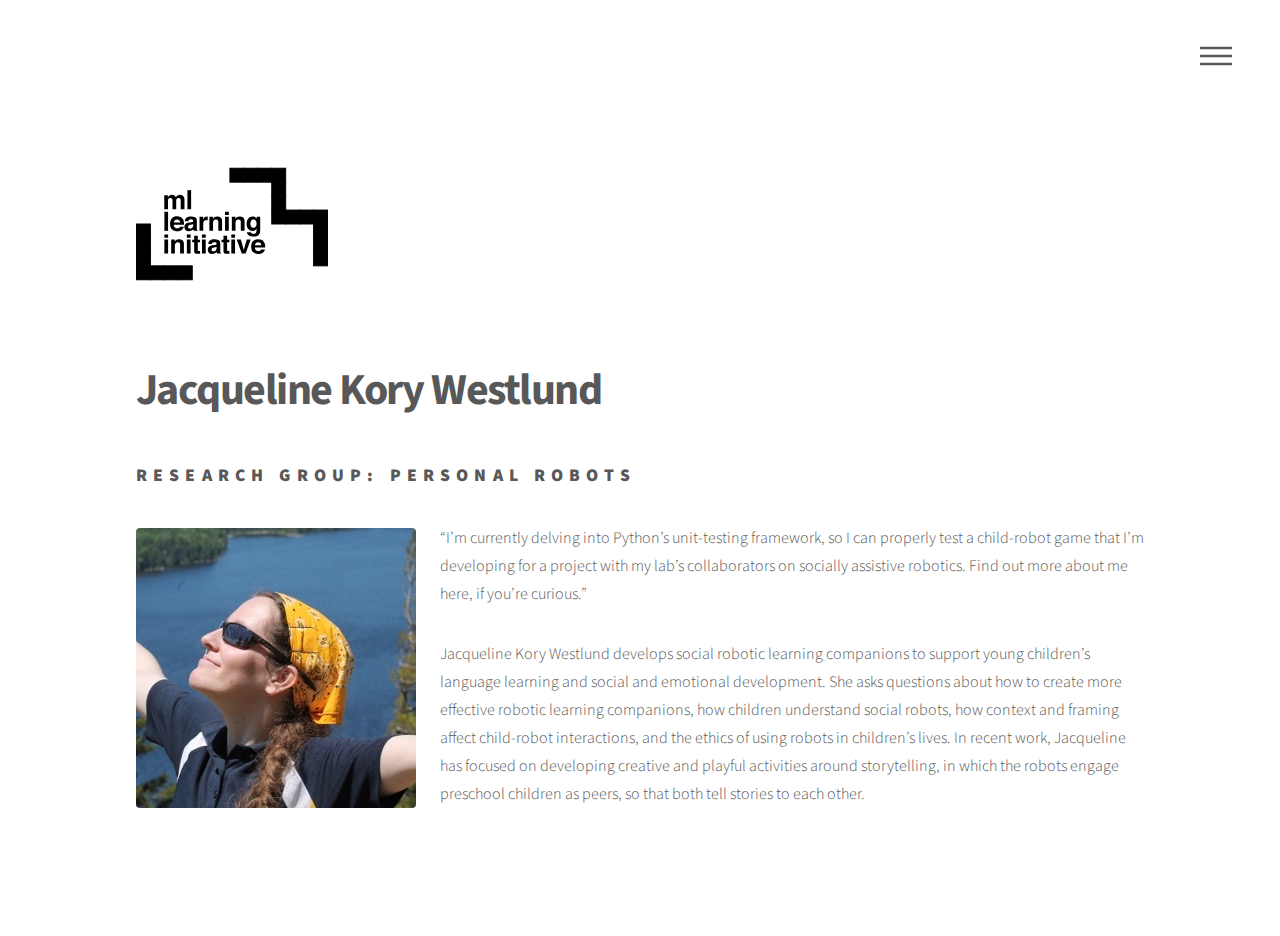
<file: team/jacqueline.html>
<!DOCTYPE HTML>

<html>
	<head>
		<!--<title>Phantom by HTML5 UP</title> -->
		<meta charset="utf-8" />
		<meta name="viewport" content="width=device-width, initial-scale=1" />
		<!--[if lte IE 8]><script src="assets/js/ie/html5shiv.js"></script><![endif]-->
		<link rel="stylesheet" href="../assets/css/main.css" />
		<!--[if lte IE 9]><link rel="stylesheet" href="assets/css/ie9.css" /><![endif]-->
		<!--[if lte IE 8]><link rel="stylesheet" href="assets/css/ie8.css" /><![endif]-->
	</head>
	<body>
		<!-- Wrapper -->
			<div id="wrapper">

				<!-- Header -->
					<header id="header">
						<div class="inner">

							<!-- Logo -->
								<a href="index.html" class="logo">
								<span class="symbol"><img src="../images/icons/logo.svg" alt="" /></span>
								</a>

							<!-- Nav -->
								<nav>
									<ul>
										<li><a href="#menu">Menu</a></li>
									</ul>
								</nav>

						</div>
					</header>

				<!-- Menu -->
					<nav id="menu">
						<h2>Menu</h2>
						<ul>
							<li><a href="../index.html">Projects</a></li>
							<li><a href="../people.html">People</a></li>
							<li><a href="../about.html">About</a></li>
							<li><a href="../generic.html">Blog</a></li>
						
						</ul>
					</nav>

				<!-- Main -->
					<div id="main">
						<div class="inner">
						<h1>Jacqueline Kory Westlund</h1>
						<h2>Research Group: Personal Robots
</h2>
							<section>
							<p><span class="image left"><img src="../images/people/jacqueline.jpg" alt="" /></span>
							“I’m currently delving into Python’s unit-testing framework, so I can properly test a child-robot game that I’m developing for a project with my lab’s collaborators on socially assistive robotics. Find out more about me here, if you’re curious.”</p>
	
								
								
							</section>
							<section>
							<p> Jacqueline Kory Westlund develops social robotic learning companions to support young children’s language learning and social and emotional development. She asks questions about how to create more effective robotic learning companions, how children understand social robots, how context and framing affect child-robot interactions, and the ethics of using robots in children’s lives. In recent work, Jacqueline has focused on developing creative and playful activities around storytelling, in which the robots engage preschool children as peers, so that both tell stories to each other.
</p>

							</section>
						</div>
					</div>
							
							<section>
							
							</section> 
							
						

			</div>

		<!-- Scripts -->
			<script src="../assets/js/jquery.min.js"></script>
			<script src="../assets/js/skel.min.js"></script>
			<script src="../assets/js/util.js"></script>
			<!--[if lte IE 8]><script src="assets/js/ie/respond.min.js"></script><![endif]-->
			<script src="../assets/js/main.js"></script>

	</body>
</html>
</file>
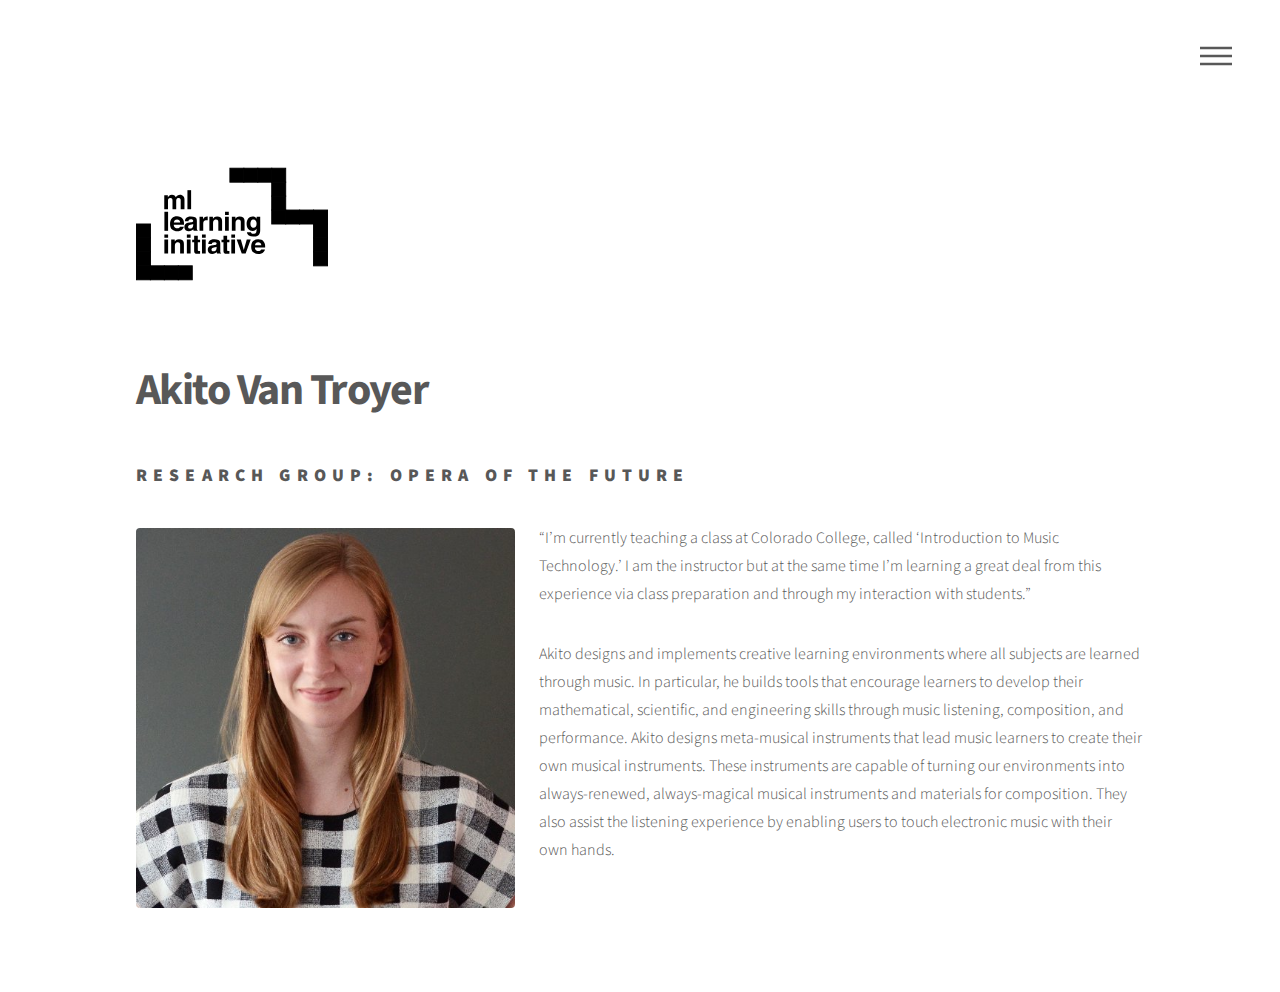
<file: team/katherine.html>
<!DOCTYPE HTML>

<html>
	<head>
		<!--<title>Phantom by HTML5 UP</title> -->
		<meta charset="utf-8" />
		<meta name="viewport" content="width=device-width, initial-scale=1" />
		<!--[if lte IE 8]><script src="assets/js/ie/html5shiv.js"></script><![endif]-->
		<link rel="stylesheet" href="../assets/css/main.css" />
		<!--[if lte IE 9]><link rel="stylesheet" href="assets/css/ie9.css" /><![endif]-->
		<!--[if lte IE 8]><link rel="stylesheet" href="assets/css/ie8.css" /><![endif]-->
	</head>
	<body>
		<!-- Wrapper -->
			<div id="wrapper">

				<!-- Header -->
					<header id="header">
						<div class="inner">

							<!-- Logo -->
								<a href="index.html" class="logo">
								<span class="symbol"><img src="../images/icons/logo.svg" alt="" /></span>
								</a>

							<!-- Nav -->
								<nav>
									<ul>
										<li><a href="#menu">Menu</a></li>
									</ul>
								</nav>

						</div>
					</header>

				<!-- Menu -->
					<nav id="menu">
						<h2>Menu</h2>
						<ul>
							<li><a href="../index.html">Projects</a></li>
							<li><a href="../people.html">People</a></li>
							<li><a href="../about.html">About</a></li>
							<li><a href="../generic.html">Blog</a></li>
				
						</ul>
					</nav>

				<!-- Main -->
					<div id="main">
						<div class="inner">
						<h1>Akito Van Troyer</h1>
						<h2>Research Group: Opera of the Future</h2>
							<section>
							<p><span class="image left"><img src="../images/people/katherine.jpg" alt="" /></span>
							“I’m currently teaching a class at Colorado College, 
							called ‘Introduction to Music Technology.’ 
							I am the instructor but at the same time I’m learning 
							a great deal from this experience via class preparation 
							and through my interaction with students.”</p>
	
								
								
							</section>
							<section>
							<p> Akito designs and implements creative learning
							 environments where all subjects are learned through music.
							  In particular, he builds tools that encourage learners to
							   develop their mathematical, scientific, and engineering 
							   skills through music listening, composition, and performance.
							    Akito designs meta-musical instruments that lead music 
							    learners to create their own musical instruments. 
							    These instruments are capable of turning our environments 
							    into always-renewed, always-magical musical instruments 
							    and materials for composition. They also assist the 
							    listening experience by enabling users to touch electronic
							     music with their own hands.</p>

							</section>
						</div>
					</div>
							
							<section>
							
							</section> 
							
						

			</div>

		<!-- Scripts -->
			<script src="../assets/js/jquery.min.js"></script>
			<script src="../assets/js/skel.min.js"></script>
			<script src="../assets/js/util.js"></script>
			<!--[if lte IE 8]><script src="assets/js/ie/respond.min.js"></script><![endif]-->
			<script src="../assets/js/main.js"></script>

	</body>
</html>
</file>
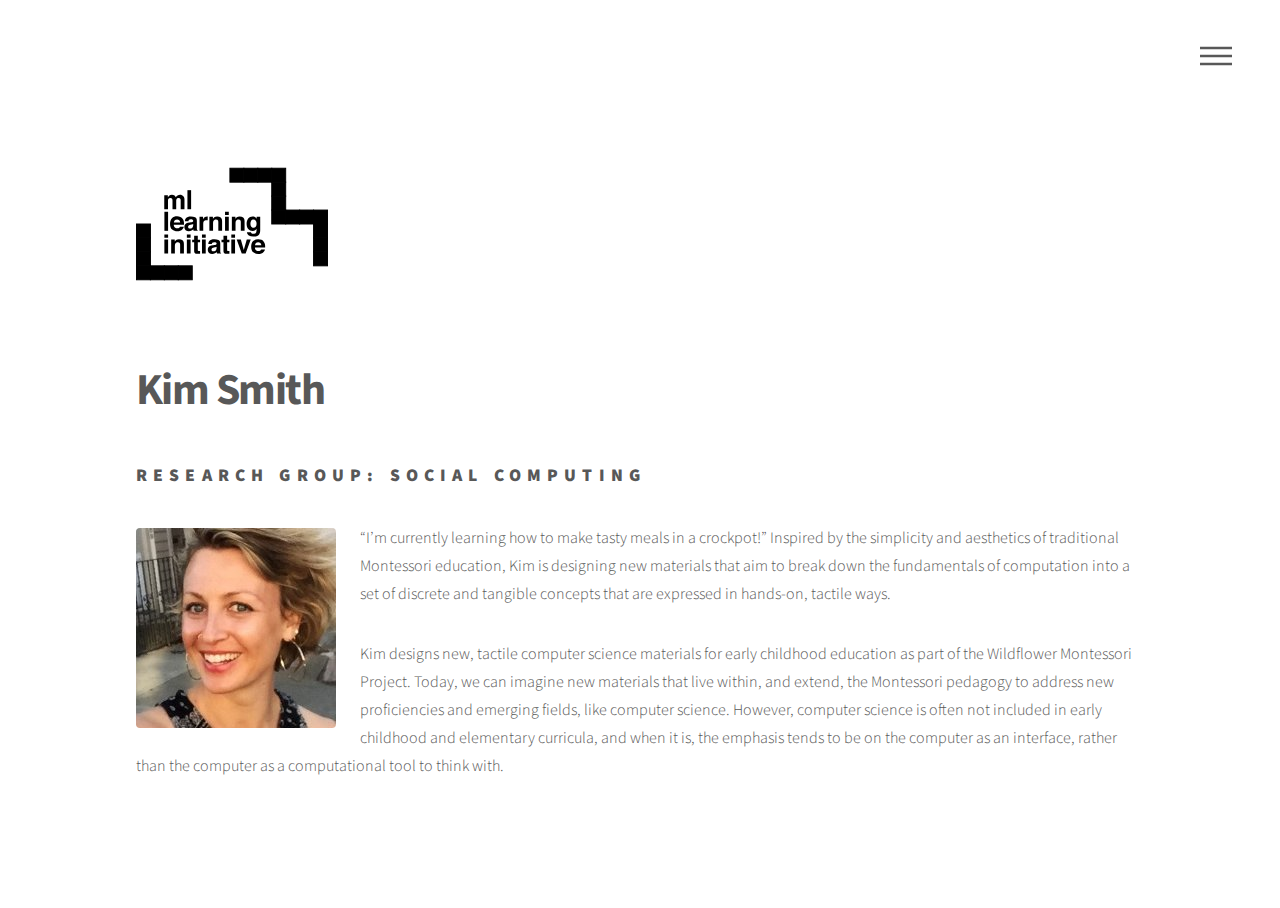
<file: team/kim.html>
<!DOCTYPE HTML>

<html>
	<head>
		<!--<title>Phantom by HTML5 UP</title> -->
		<meta charset="utf-8" />
		<meta name="viewport" content="width=device-width, initial-scale=1" />
		<!--[if lte IE 8]><script src="assets/js/ie/html5shiv.js"></script><![endif]-->
		<link rel="stylesheet" href="../assets/css/main.css" />
		<!--[if lte IE 9]><link rel="stylesheet" href="assets/css/ie9.css" /><![endif]-->
		<!--[if lte IE 8]><link rel="stylesheet" href="assets/css/ie8.css" /><![endif]-->
	</head>
	<body>
		<!-- Wrapper -->
			<div id="wrapper">

				<!-- Header -->
					<header id="header">
						<div class="inner">

							<!-- Logo -->
								<a href="index.html" class="logo">
								<span class="symbol"><img src="../images/icons/logo.svg" alt="" /></span>
								</a>

							<!-- Nav -->
								<nav>
									<ul>
										<li><a href="#menu">Menu</a></li>
									</ul>
								</nav>

						</div>
					</header>

				<!-- Menu -->
					<nav id="menu">
						<h2>Menu</h2>
						<ul>
							<li><a href="../index.html">Projects</a></li>
							<li><a href="../people.html">People</a></li>
							<li><a href="../about.html">About</a></li>
							<li><a href="../generic.html">Blog</a></li>
							
						</ul>
					</nav>

				<!-- Main -->
					<div id="main">
						<div class="inner">
						<h1>Kim Smith
</h1>
						<h2>Research Group: Social Computing</h2>
							<section>
							<p><span class="image left"><img src="../images/people/kim.jpg" alt="" /></span>
							“I’m currently learning how to make tasty meals in a crockpot!”
Inspired by the simplicity and aesthetics of traditional Montessori education, Kim is designing new materials that aim to break down the fundamentals of computation into a set of discrete and tangible concepts that are expressed in hands-on, tactile ways.</p>
	
								
								
							</section>
							<section>
							<p> Kim designs new, tactile computer science materials for early childhood education as part of the Wildflower Montessori Project. Today, we can imagine new materials that live within, and extend, the Montessori pedagogy to address new proficiencies and emerging fields, like computer science. However, computer science is often not included in early childhood and elementary curricula, and when it is, the emphasis tends to be on the computer as an interface, rather than the computer as a computational tool to think with.</p>

							</section>
						</div>
					</div>
							
							<section>
							
							</section> 
							
						

			</div>

		<!-- Scripts -->
			<script src="../assets/js/jquery.min.js"></script>
			<script src="../assets/js/skel.min.js"></script>
			<script src="../assets/js/util.js"></script>
			<!--[if lte IE 8]><script src="assets/js/ie/respond.min.js"></script><![endif]-->
			<script src="../assets/js/main.js"></script>

	</body>
</html>
</file>
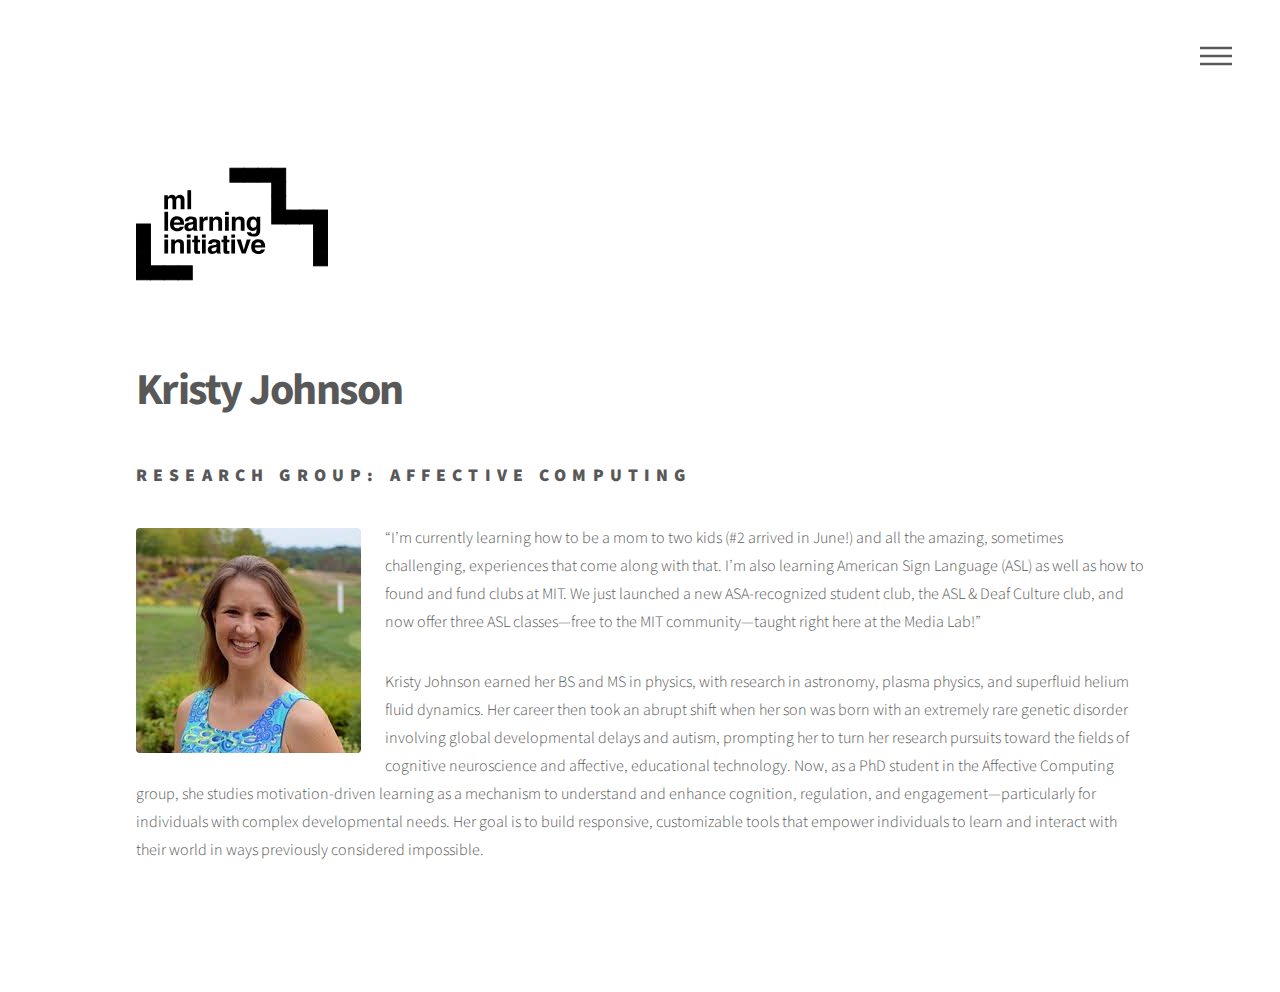
<file: team/kristy.html>
<!DOCTYPE HTML>

<html>
	<head>
		<!--<title>Phantom by HTML5 UP</title> -->
		<meta charset="utf-8" />
		<meta name="viewport" content="width=device-width, initial-scale=1" />
		<!--[if lte IE 8]><script src="assets/js/ie/html5shiv.js"></script><![endif]-->
		<link rel="stylesheet" href="../assets/css/main.css" />
		<!--[if lte IE 9]><link rel="stylesheet" href="assets/css/ie9.css" /><![endif]-->
		<!--[if lte IE 8]><link rel="stylesheet" href="assets/css/ie8.css" /><![endif]-->
	</head>
	<body>
		<!-- Wrapper -->
			<div id="wrapper">

				<!-- Header -->
					<header id="header">
						<div class="inner">

							<!-- Logo -->
								<a href="index.html" class="logo">
								<span class="symbol"><img src="../images/icons/logo.svg" alt="" /></span>
								</a>

							<!-- Nav -->
								<nav>
									<ul>
										<li><a href="#menu">Menu</a></li>
									</ul>
								</nav>

						</div>
					</header>

				<!-- Menu -->
					<nav id="menu">
						<h2>Menu</h2>
						<ul>
							<li><a href="../index.html">Projects</a></li>
							<li><a href="../people.html">People</a></li>
							<li><a href="../about.html">About</a></li>
							<li><a href="../generic.html">Blog</a></li>
					
						</ul>
					</nav>

				<!-- Main -->
					<div id="main">
						<div class="inner">
						<h1>Kristy Johnson</h1>
						<h2>Research Group: Affective Computing</h2>
							<section>
							<p><span class="image left"><img src="../images/people/kristy.jpg" alt="" /></span>
							“I’m currently learning how to be a mom to two kids (#2 arrived in June!) and all the amazing, sometimes challenging, experiences that come along with that. I’m also learning American Sign Language (ASL) as well as how to found and fund clubs at MIT. We just launched a new ASA-recognized student club, the ASL & Deaf Culture club, and now offer three ASL classes — free to the MIT community — taught right here at the Media Lab!”</p>
	
								
								
							</section>
							<section>
							<p> Kristy Johnson earned her BS and MS in physics, with research in astronomy, plasma physics, and superfluid helium fluid dynamics. Her career then took an abrupt shift when her son was born with an extremely rare genetic disorder involving global developmental delays and autism, prompting her to turn her research pursuits toward the fields of cognitive neuroscience and affective, educational technology. Now, as a PhD student in the Affective Computing group, she studies motivation-driven learning as a mechanism to understand and enhance cognition, regulation, and engagement — particularly for individuals with complex developmental needs. Her goal is to build responsive, customizable tools that empower individuals to learn and interact with their world in ways previously considered impossible.
</p>

							</section>
						</div>
					</div>
							
							<section>
							
							</section> 
							
						

			</div>

		<!-- Scripts -->
			<script src="../assets/js/jquery.min.js"></script>
			<script src="../assets/js/skel.min.js"></script>
			<script src="../assets/js/util.js"></script>
			<!--[if lte IE 8]><script src="assets/js/ie/respond.min.js"></script><![endif]-->
			<script src="../assets/js/main.js"></script>

	</body>
</html>
</file>
<file: assets/css/ie9.css>
/*
	Phantom by HTML5 UP
	html5up.net | @ajlkn
	Free for personal and commercial use under the CCA 3.0 license (html5up.net/license)
*/

/* Tiles */

	.tiles:after {
		content: '';
		display: block;
		clear: both;
	}

	.tiles article {
		float: left;
	}

		.tiles article > a {
			padding-top: 50%;
			margin-top: -1.75em;
		}

		body:not(.is-touch) .tiles article:hover > .image {
			-moz-transform: none;
			-webkit-transform: none;
			-ms-transform: none;
			transform: none;
		}

/* Footer */

	#footer > .inner section {
		float: left;
	}

	#footer > .inner .copyright {
		clear: both;
		padding-top: 4em;
	}
</file>
<file: assets/css/ie8.css>
/*
	Phantom by HTML5 UP
	html5up.net | @ajlkn
	Free for personal and commercial use under the CCA 3.0 license (html5up.net/license)
*/

/* Form */

	form .field {
		float: none !important;
		width: 100% !important;
		padding-left: 0 !important;
	}

/* Button */

	input[type="submit"],
	input[type="reset"],
	input[type="button"],
	button,
	.button {
		border: solid 2px #585858 !important;
	}

		input[type="submit"]:hover,
		input[type="reset"]:hover,
		input[type="button"]:hover,
		button:hover,
		.button:hover {
			border-color: #f2849e !important;
		}

		input[type="submit"].special,
		input[type="reset"].special,
		input[type="button"].special,
		button.special,
		.button.special {
			border: none !important;
		}

/* Tiles */

	.tiles article > .image:before, .tiles article > .image:after {
		display: none;
	}

/* Header */

	#header .logo .symbol {
		display: none;
	}

	#header nav ul li a[href="#menu"] {
		text-indent: 0;
		width: auto;
		font-size: 0.8em;
	}

		#header nav ul li a[href="#menu"]:before, #header nav ul li a[href="#menu"]:after {
			display: none;
		}

/* Footer */

	#footer > .inner section {
		width: 50%;
		margin-left: 3em;
	}

		#footer > .inner section:first-child {
			margin-left: 0;
			width: 40%;
		}
</file>
<file: assets/css/main.css>
@import url(font-awesome.min.css);
@import url("https://fonts.googleapis.com/css?family=Source+Sans+Pro:300,700,900");

/*
	Phantom by HTML5 UP
	html5up.net | @ajlkn
	Free for personal and commercial use under the CCA 3.0 license (html5up.net/license)
*/

/* Reset */

.highlight1 {
background-color: rgb(112, 32, 140); /* purple */
color: white;

}

.highlight2 {
background-color: rgb(50, 56, 150);/* blue */
color: white;
}

.highlight3 {
background-color: rgb(222, 25, 35);/* orange */
color: white;
}

.highlight4 {
background-color: rgb(246, 149, 22);/* yellow */
color: white;
}

.highlight5 {
background-color: rgb(0, 123, 66);/* green */
color: white;
}

.highlight6 {
background-color: black;/* black */
color: white;
}

	html, body, div, span, applet, object, iframe, h1, h2, h3, h4, h5, h6, p, blockquote, pre, a, abbr, acronym, address, big, cite, code, del, dfn, em, img, ins, kbd, q, s, samp, small, strike, strong, sub, sup, tt, var, b, u, i, center, dl, dt, dd, ol, ul, li, fieldset, form, label, legend, table, caption, tbody, tfoot, thead, tr, th, td, article, aside, canvas, details, embed, figure, figcaption, footer, header, hgroup, menu, nav, output, ruby, section, summary, time, mark, audio, video {
		margin: 0;
		padding: 0;
		border: 0;
		font-size: 100%;
		font: inherit;
		vertical-align: baseline;
	}

	article, aside, details, figcaption, figure, footer, header, hgroup, menu, nav, section {
		display: block;
	}

	body {
		line-height: 1;
	}

	ol, ul {
		list-style: none;
	}

	blockquote, q {
		quotes: none;
	}

	blockquote:before, blockquote:after, q:before, q:after {
		content: '';
		content: none;
	}

	table {
		border-collapse: collapse;
		border-spacing: 0;
	}

	body {
		-webkit-text-size-adjust: none;
	}

/* Box Model */

	*, *:before, *:after {
		-moz-box-sizing: border-box;
		-webkit-box-sizing: border-box;
		box-sizing: border-box;
	}

/* Grid */

	.row {
		border-bottom: solid 1px transparent;
		-moz-box-sizing: border-box;
		-webkit-box-sizing: border-box;
		box-sizing: border-box;
	}

	.row > * {
		float: left;
		-moz-box-sizing: border-box;
		-webkit-box-sizing: border-box;
		box-sizing: border-box;
	}

	.row:after, .row:before {
		content: '';
		display: block;
		clear: both;
		height: 0;
	}

	.row.uniform > * > :first-child {
		margin-top: 0;
	}

	.row.uniform > * > :last-child {
		margin-bottom: 0;
	}

	.row.\30 \25 > * {
		padding: 0 0 0 0em;
	}

	.row.\30 \25 {
		margin: 0 0 -1px 0em;
	}

	.row.uniform.\30 \25 > * {
		padding: 0em 0 0 0em;
	}

	.row.uniform.\30 \25 {
		margin: 0em 0 -1px 0em;
	}

	.row > * {
		padding: 0 0 0 2em;
	}

	.row {
		margin: 0 0 -1px -2em;
	}

	.row.uniform > * {
		padding: 2em 0 0 2em;
	}

	.row.uniform {
		margin: -2em 0 -1px -2em;
	}

	.row.\32 00\25 > * {
		padding: 0 0 0 4em;
	}

	.row.\32 00\25 {
		margin: 0 0 -1px -4em;
	}

	.row.uniform.\32 00\25 > * {
		padding: 4em 0 0 4em;
	}

	.row.uniform.\32 00\25 {
		margin: -4em 0 -1px -4em;
	}

	.row.\31 50\25 > * {
		padding: 0 0 0 3em;
	}

	.row.\31 50\25 {
		margin: 0 0 -1px -3em;
	}

	.row.uniform.\31 50\25 > * {
		padding: 3em 0 0 3em;
	}

	.row.uniform.\31 50\25 {
		margin: -3em 0 -1px -3em;
	}

	.row.\35 0\25 > * {
		padding: 0 0 0 1em;
	}

	.row.\35 0\25 {
		margin: 0 0 -1px -1em;
	}

	.row.uniform.\35 0\25 > * {
		padding: 1em 0 0 1em;
	}

	.row.uniform.\35 0\25 {
		margin: -1em 0 -1px -1em;
	}

	.row.\32 5\25 > * {
		padding: 0 0 0 0.5em;
	}

	.row.\32 5\25 {
		margin: 0 0 -1px -0.5em;
	}

	.row.uniform.\32 5\25 > * {
		padding: 0.5em 0 0 0.5em;
	}

	.row.uniform.\32 5\25 {
		margin: -0.5em 0 -1px -0.5em;
	}

	.\31 2u, .\31 2u\24 {
		width: 100;
		clear: none;
		margin-left: 0;
	}

	.\31 1u, .\31 1u\24 {
		width: 91.6666666667%;
		clear: none;
		margin-left: 0;
	}

	.\31 0u, .\31 0u\24 {
		width: 83.3333333333%;
		clear: none;
		margin-left: 0;
	}

	.\39 u, .\39 u\24 {
		width: 75%;
		clear: none;
		margin-left: 0;
	}

	.\38 u, .\38 u\24 {
		width: 66.6666666667%;
		clear: none;
		margin-left: 0;
	}

	.\37 u, .\37 u\24 {
		width: 58.3333333333%;
		clear: none;
		margin-left: 0;
	}

	.\36 u, .\36 u\24 {
		width: 50%;
		clear: none;
		margin-left: 0;
	}

	.\35 u, .\35 u\24 {
		width: 41.6666666667%;
		clear: none;
		margin-left: 0;
	}

	.\34 u, .\34 u\24 {
		width: 33.3333333333%;
		clear: none;
		margin-left: 0;
	}

	.\33 u, .\33 u\24 {
		width: 25%;
		clear: none;
		margin-left: 0;
	}

	.\32 u, .\32 u\24 {
		width: 16.6666666667%;
		clear: none;
		margin-left: 0;
	}

	.\31 u, .\31 u\24 {
		width: 8.3333333333%;
		clear: none;
		margin-left: 0;
	}

	.\31 2u\24 + *,
	.\31 1u\24 + *,
	.\31 0u\24 + *,
	.\39 u\24 + *,
	.\38 u\24 + *,
	.\37 u\24 + *,
	.\36 u\24 + *,
	.\35 u\24 + *,
	.\34 u\24 + *,
	.\33 u\24 + *,
	.\32 u\24 + *,
	.\31 u\24 + * {
		clear: left;
	}

	.\-11u {
		margin-left: 91.66667%;
	}

	.\-10u {
		margin-left: 83.33333%;
	}

	.\-9u {
		margin-left: 75%;
	}

	.\-8u {
		margin-left: 66.66667%;
	}

	.\-7u {
		margin-left: 58.33333%;
	}

	.\-6u {
		margin-left: 50%;
	}

	.\-5u {
		margin-left: 41.66667%;
	}

	.\-4u {
		margin-left: 33.33333%;
	}

	.\-3u {
		margin-left: 25%;
	}

	.\-2u {
		margin-left: 16.66667%;
	}

	.\-1u {
		margin-left: 8.33333%;
	}

	@media screen and (max-width: 1680px) {

		.row > * {
			padding: 0 0 0 2em;
		}

		.row {
			margin: 0 0 -1px -2em;
		}

		.row.uniform > * {
			padding: 2em 0 0 2em;
		}

		.row.uniform {
			margin: -2em 0 -1px -2em;
		}

		.row.\32 00\25 > * {
			padding: 0 0 0 4em;
		}

		.row.\32 00\25 {
			margin: 0 0 -1px -4em;
		}

		.row.uniform.\32 00\25 > * {
			padding: 4em 0 0 4em;
		}

		.row.uniform.\32 00\25 {
			margin: -4em 0 -1px -4em;
		}

		.row.\31 50\25 > * {
			padding: 0 0 0 3em;
		}

		.row.\31 50\25 {
			margin: 0 0 -1px -3em;
		}

		.row.uniform.\31 50\25 > * {
			padding: 3em 0 0 3em;
		}

		.row.uniform.\31 50\25 {
			margin: -3em 0 -1px -3em;
		}

		.row.\35 0\25 > * {
			padding: 0 0 0 1em;
		}

		.row.\35 0\25 {
			margin: 0 0 -1px -1em;
		}

		.row.uniform.\35 0\25 > * {
			padding: 1em 0 0 1em;
		}

		.row.uniform.\35 0\25 {
			margin: -1em 0 -1px -1em;
		}

		.row.\32 5\25 > * {
			padding: 0 0 0 0.5em;
		}

		.row.\32 5\25 {
			margin: 0 0 -1px -0.5em;
		}

		.row.uniform.\32 5\25 > * {
			padding: 0.5em 0 0 0.5em;
		}

		.row.uniform.\32 5\25 {
			margin: -0.5em 0 -1px -0.5em;
		}

		.\31 2u\28xlarge\29, .\31 2u\24\28xlarge\29 {
			width: 100%;
			clear: none;
			margin-left: 0;
		}

		.\31 1u\28xlarge\29, .\31 1u\24\28xlarge\29 {
			width: 91.6666666667%;
			clear: none;
			margin-left: 0;
		}

		.\31 0u\28xlarge\29, .\31 0u\24\28xlarge\29 {
			width: 83.3333333333%;
			clear: none;
			margin-left: 0;
		}

		.\39 u\28xlarge\29, .\39 u\24\28xlarge\29 {
			width: 75%;
			clear: none;
			margin-left: 0;
		}

		.\38 u\28xlarge\29, .\38 u\24\28xlarge\29 {
			width: 66.6666666667%;
			clear: none;
			margin-left: 0;
		}

		.\37 u\28xlarge\29, .\37 u\24\28xlarge\29 {
			width: 58.3333333333%;
			clear: none;
			margin-left: 0;
		}

		.\36 u\28xlarge\29, .\36 u\24\28xlarge\29 {
			width: 50%;
			clear: none;
			margin-left: 0;
		}

		.\35 u\28xlarge\29, .\35 u\24\28xlarge\29 {
			width: 41.6666666667%;
			clear: none;
			margin-left: 0;
		}

		.\34 u\28xlarge\29, .\34 u\24\28xlarge\29 {
			width: 33.3333333333%;
			clear: none;
			margin-left: 0;
		}

		.\33 u\28xlarge\29, .\33 u\24\28xlarge\29 {
			width: 25%;
			clear: none;
			margin-left: 0;
		}

		.\32 u\28xlarge\29, .\32 u\24\28xlarge\29 {
			width: 16.6666666667%;
			clear: none;
			margin-left: 0;
		}

		.\31 u\28xlarge\29, .\31 u\24\28xlarge\29 {
			width: 8.3333333333%;
			clear: none;
			margin-left: 0;
		}

		.\31 2u\24\28xlarge\29 + *,
		.\31 1u\24\28xlarge\29 + *,
		.\31 0u\24\28xlarge\29 + *,
		.\39 u\24\28xlarge\29 + *,
		.\38 u\24\28xlarge\29 + *,
		.\37 u\24\28xlarge\29 + *,
		.\36 u\24\28xlarge\29 + *,
		.\35 u\24\28xlarge\29 + *,
		.\34 u\24\28xlarge\29 + *,
		.\33 u\24\28xlarge\29 + *,
		.\32 u\24\28xlarge\29 + *,
		.\31 u\24\28xlarge\29 + * {
			clear: left;
		}

		.\-11u\28xlarge\29 {
			margin-left: 91.66667%;
		}

		.\-10u\28xlarge\29 {
			margin-left: 83.33333%;
		}

		.\-9u\28xlarge\29 {
			margin-left: 75%;
		}

		.\-8u\28xlarge\29 {
			margin-left: 66.66667%;
		}

		.\-7u\28xlarge\29 {
			margin-left: 58.33333%;
		}

		.\-6u\28xlarge\29 {
			margin-left: 50%;
		}

		.\-5u\28xlarge\29 {
			margin-left: 41.66667%;
		}

		.\-4u\28xlarge\29 {
			margin-left: 33.33333%;
		}

		.\-3u\28xlarge\29 {
			margin-left: 25%;
		}

		.\-2u\28xlarge\29 {
			margin-left: 16.66667%;
		}

		.\-1u\28xlarge\29 {
			margin-left: 8.33333%;
		}

	}

	@media screen and (max-width: 1280px) {

		.row > * {
			padding: 0 0 0 2em;
		}

		.row {
			margin: 0 0 -1px -2em;
		}

		.row.uniform > * {
			padding: 2em 0 0 2em;
		}

		.row.uniform {
			margin: -2em 0 -1px -2em;
		}

		.row.\32 00\25 > * {
			padding: 0 0 0 4em;
		}

		.row.\32 00\25 {
			margin: 0 0 -1px -4em;
		}

		.row.uniform.\32 00\25 > * {
			padding: 4em 0 0 4em;
		}

		.row.uniform.\32 00\25 {
			margin: -4em 0 -1px -4em;
		}

		.row.\31 50\25 > * {
			padding: 0 0 0 3em;
		}

		.row.\31 50\25 {
			margin: 0 0 -1px -3em;
		}

		.row.uniform.\31 50\25 > * {
			padding: 3em 0 0 3em;
		}

		.row.uniform.\31 50\25 {
			margin: -3em 0 -1px -3em;
		}

		.row.\35 0\25 > * {
			padding: 0 0 0 1em;
		}

		.row.\35 0\25 {
			margin: 0 0 -1px -1em;
		}

		.row.uniform.\35 0\25 > * {
			padding: 1em 0 0 1em;
		}

		.row.uniform.\35 0\25 {
			margin: -1em 0 -1px -1em;
		}

		.row.\32 5\25 > * {
			padding: 0 0 0 0.5em;
		}

		.row.\32 5\25 {
			margin: 0 0 -1px -0.5em;
		}

		.row.uniform.\32 5\25 > * {
			padding: 0.5em 0 0 0.5em;
		}

		.row.uniform.\32 5\25 {
			margin: -0.5em 0 -1px -0.5em;
		}

		.\31 2u\28large\29, .\31 2u\24\28large\29 {
			width: 100%;
			clear: none;
			margin-left: 0;
		}

		.\31 1u\28large\29, .\31 1u\24\28large\29 {
			width: 91.6666666667%;
			clear: none;
			margin-left: 0;
		}

		.\31 0u\28large\29, .\31 0u\24\28large\29 {
			width: 83.3333333333%;
			clear: none;
			margin-left: 0;
		}

		.\39 u\28large\29, .\39 u\24\28large\29 {
			width: 75%;
			clear: none;
			margin-left: 0;
		}

		.\38 u\28large\29, .\38 u\24\28large\29 {
			width: 66.6666666667%;
			clear: none;
			margin-left: 0;
		}

		.\37 u\28large\29, .\37 u\24\28large\29 {
			width: 58.3333333333%;
			clear: none;
			margin-left: 0;
		}

		.\36 u\28large\29, .\36 u\24\28large\29 {
			width: 50%;
			clear: none;
			margin-left: 0;
		}

		.\35 u\28large\29, .\35 u\24\28large\29 {
			width: 41.6666666667%;
			clear: none;
			margin-left: 0;
		}

		.\34 u\28large\29, .\34 u\24\28large\29 {
			width: 33.3333333333%;
			clear: none;
			margin-left: 0;
		}

		.\33 u\28large\29, .\33 u\24\28large\29 {
			width: 25%;
			clear: none;
			margin-left: 0;
		}

		.\32 u\28large\29, .\32 u\24\28large\29 {
			width: 16.6666666667%;
			clear: none;
			margin-left: 0;
		}

		.\31 u\28large\29, .\31 u\24\28large\29 {
			width: 8.3333333333%;
			clear: none;
			margin-left: 0;
		}

		.\31 2u\24\28large\29 + *,
		.\31 1u\24\28large\29 + *,
		.\31 0u\24\28large\29 + *,
		.\39 u\24\28large\29 + *,
		.\38 u\24\28large\29 + *,
		.\37 u\24\28large\29 + *,
		.\36 u\24\28large\29 + *,
		.\35 u\24\28large\29 + *,
		.\34 u\24\28large\29 + *,
		.\33 u\24\28large\29 + *,
		.\32 u\24\28large\29 + *,
		.\31 u\24\28large\29 + * {
			clear: left;
		}

		.\-11u\28large\29 {
			margin-left: 91.66667%;
		}

		.\-10u\28large\29 {
			margin-left: 83.33333%;
		}

		.\-9u\28large\29 {
			margin-left: 75%;
		}

		.\-8u\28large\29 {
			margin-left: 66.66667%;
		}

		.\-7u\28large\29 {
			margin-left: 58.33333%;
		}

		.\-6u\28large\29 {
			margin-left: 50%;
		}

		.\-5u\28large\29 {
			margin-left: 41.66667%;
		}

		.\-4u\28large\29 {
			margin-left: 33.33333%;
		}

		.\-3u\28large\29 {
			margin-left: 25%;
		}

		.\-2u\28large\29 {
			margin-left: 16.66667%;
		}

		.\-1u\28large\29 {
			margin-left: 8.33333%;
		}

	}

	@media screen and (max-width: 980px) {

		.row > * {
			padding: 0 0 0 1.5em;
		}

		.row {
			margin: 0 0 -1px -1.5em;
		}

		.row.uniform > * {
			padding: 1.5em 0 0 1.5em;
		}

		.row.uniform {
			margin: -1.5em 0 -1px -1.5em;
		}

		.row.\32 00\25 > * {
			padding: 0 0 0 3em;
		}

		.row.\32 00\25 {
			margin: 0 0 -1px -3em;
		}

		.row.uniform.\32 00\25 > * {
			padding: 3em 0 0 3em;
		}

		.row.uniform.\32 00\25 {
			margin: -3em 0 -1px -3em;
		}

		.row.\31 50\25 > * {
			padding: 0 0 0 2.25em;
		}

		.row.\31 50\25 {
			margin: 0 0 -1px -2.25em;
		}

		.row.uniform.\31 50\25 > * {
			padding: 2.25em 0 0 2.25em;
		}

		.row.uniform.\31 50\25 {
			margin: -2.25em 0 -1px -2.25em;
		}

		.row.\35 0\25 > * {
			padding: 0 0 0 0.75em;
		}

		.row.\35 0\25 {
			margin: 0 0 -1px -0.75em;
		}

		.row.uniform.\35 0\25 > * {
			padding: 0.75em 0 0 0.75em;
		}

		.row.uniform.\35 0\25 {
			margin: -0.75em 0 -1px -0.75em;
		}

		.row.\32 5\25 > * {
			padding: 0 0 0 0.375em;
		}

		.row.\32 5\25 {
			margin: 0 0 -1px -0.375em;
		}

		.row.uniform.\32 5\25 > * {
			padding: 0.375em 0 0 0.375em;
		}

		.row.uniform.\32 5\25 {
			margin: -0.375em 0 -1px -0.375em;
		}

		.\31 2u\28medium\29, .\31 2u\24\28medium\29 {
			width: 100%;
			clear: none;
			margin-left: 0;
		}

		.\31 1u\28medium\29, .\31 1u\24\28medium\29 {
			width: 91.6666666667%;
			clear: none;
			margin-left: 0;
		}

		.\31 0u\28medium\29, .\31 0u\24\28medium\29 {
			width: 83.3333333333%;
			clear: none;
			margin-left: 0;
		}

		.\39 u\28medium\29, .\39 u\24\28medium\29 {
			width: 75%;
			clear: none;
			margin-left: 0;
		}

		.\38 u\28medium\29, .\38 u\24\28medium\29 {
			width: 66.6666666667%;
			clear: none;
			margin-left: 0;
		}

		.\37 u\28medium\29, .\37 u\24\28medium\29 {
			width: 58.3333333333%;
			clear: none;
			margin-left: 0;
		}

		.\36 u\28medium\29, .\36 u\24\28medium\29 {
			width: 50%;
			clear: none;
			margin-left: 0;
		}

		.\35 u\28medium\29, .\35 u\24\28medium\29 {
			width: 41.6666666667%;
			clear: none;
			margin-left: 0;
		}

		.\34 u\28medium\29, .\34 u\24\28medium\29 {
			width: 33.3333333333%;
			clear: none;
			margin-left: 0;
		}

		.\33 u\28medium\29, .\33 u\24\28medium\29 {
			width: 25%;
			clear: none;
			margin-left: 0;
		}

		.\32 u\28medium\29, .\32 u\24\28medium\29 {
			width: 16.6666666667%;
			clear: none;
			margin-left: 0;
		}

		.\31 u\28medium\29, .\31 u\24\28medium\29 {
			width: 8.3333333333%;
			clear: none;
			margin-left: 0;
		}

		.\31 2u\24\28medium\29 + *,
		.\31 1u\24\28medium\29 + *,
		.\31 0u\24\28medium\29 + *,
		.\39 u\24\28medium\29 + *,
		.\38 u\24\28medium\29 + *,
		.\37 u\24\28medium\29 + *,
		.\36 u\24\28medium\29 + *,
		.\35 u\24\28medium\29 + *,
		.\34 u\24\28medium\29 + *,
		.\33 u\24\28medium\29 + *,
		.\32 u\24\28medium\29 + *,
		.\31 u\24\28medium\29 + * {
			clear: left;
		}

		.\-11u\28medium\29 {
			margin-left: 91.66667%;
		}

		.\-10u\28medium\29 {
			margin-left: 83.33333%;
		}

		.\-9u\28medium\29 {
			margin-left: 75%;
		}

		.\-8u\28medium\29 {
			margin-left: 66.66667%;
		}

		.\-7u\28medium\29 {
			margin-left: 58.33333%;
		}

		.\-6u\28medium\29 {
			margin-left: 50%;
		}

		.\-5u\28medium\29 {
			margin-left: 41.66667%;
		}

		.\-4u\28medium\29 {
			margin-left: 33.33333%;
		}

		.\-3u\28medium\29 {
			margin-left: 25%;
		}

		.\-2u\28medium\29 {
			margin-left: 16.66667%;
		}

		.\-1u\28medium\29 {
			margin-left: 8.33333%;
		}

	}

	@media screen and (max-width: 736px) {

		.row > * {
			padding: 0 0 0 1em;
		}

		.row {
			margin: 0 0 -1px -1em;
		}

		.row.uniform > * {
			padding: 1em 0 0 1em;
		}

		.row.uniform {
			margin: -1em 0 -1px -1em;
		}

		.row.\32 00\25 > * {
			padding: 0 0 0 2em;
		}

		.row.\32 00\25 {
			margin: 0 0 -1px -2em;
		}

		.row.uniform.\32 00\25 > * {
			padding: 2em 0 0 2em;
		}

		.row.uniform.\32 00\25 {
			margin: -2em 0 -1px -2em;
		}

		.row.\31 50\25 > * {
			padding: 0 0 0 1.5em;
		}

		.row.\31 50\25 {
			margin: 0 0 -1px -1.5em;
		}

		.row.uniform.\31 50\25 > * {
			padding: 1.5em 0 0 1.5em;
		}

		.row.uniform.\31 50\25 {
			margin: -1.5em 0 -1px -1.5em;
		}

		.row.\35 0\25 > * {
			padding: 0 0 0 0.5em;
		}

		.row.\35 0\25 {
			margin: 0 0 -1px -0.5em;
		}

		.row.uniform.\35 0\25 > * {
			padding: 0.5em 0 0 0.5em;
		}

		.row.uniform.\35 0\25 {
			margin: -0.5em 0 -1px -0.5em;
		}

		.row.\32 5\25 > * {
			padding: 0 0 0 0.25em;
		}

		.row.\32 5\25 {
			margin: 0 0 -1px -0.25em;
		}

		.row.uniform.\32 5\25 > * {
			padding: 0.25em 0 0 0.25em;
		}

		.row.uniform.\32 5\25 {
			margin: -0.25em 0 -1px -0.25em;
		}

		.\31 2u\28small\29, .\31 2u\24\28small\29 {
			width: 100%;
			clear: none;
			margin-left: 0;
		}

		.\31 1u\28small\29, .\31 1u\24\28small\29 {
			width: 91.6666666667%;
			clear: none;
			margin-left: 0;
		}

		.\31 0u\28small\29, .\31 0u\24\28small\29 {
			width: 83.3333333333%;
			clear: none;
			margin-left: 0;
		}

		.\39 u\28small\29, .\39 u\24\28small\29 {
			width: 75%;
			clear: none;
			margin-left: 0;
		}

		.\38 u\28small\29, .\38 u\24\28small\29 {
			width: 66.6666666667%;
			clear: none;
			margin-left: 0;
		}

		.\37 u\28small\29, .\37 u\24\28small\29 {
			width: 58.3333333333%;
			clear: none;
			margin-left: 0;
		}

		.\36 u\28small\29, .\36 u\24\28small\29 {
			width: 50%;
			clear: none;
			margin-left: 0;
		}

		.\35 u\28small\29, .\35 u\24\28small\29 {
			width: 41.6666666667%;
			clear: none;
			margin-left: 0;
		}

		.\34 u\28small\29, .\34 u\24\28small\29 {
			width: 33.3333333333%;
			clear: none;
			margin-left: 0;
		}

		.\33 u\28small\29, .\33 u\24\28small\29 {
			width: 25%;
			clear: none;
			margin-left: 0;
		}

		.\32 u\28small\29, .\32 u\24\28small\29 {
			width: 16.6666666667%;
			clear: none;
			margin-left: 0;
		}

		.\31 u\28small\29, .\31 u\24\28small\29 {
			width: 8.3333333333%;
			clear: none;
			margin-left: 0;
		}

		.\31 2u\24\28small\29 + *,
		.\31 1u\24\28small\29 + *,
		.\31 0u\24\28small\29 + *,
		.\39 u\24\28small\29 + *,
		.\38 u\24\28small\29 + *,
		.\37 u\24\28small\29 + *,
		.\36 u\24\28small\29 + *,
		.\35 u\24\28small\29 + *,
		.\34 u\24\28small\29 + *,
		.\33 u\24\28small\29 + *,
		.\32 u\24\28small\29 + *,
		.\31 u\24\28small\29 + * {
			clear: left;
		}

		.\-11u\28small\29 {
			margin-left: 91.66667%;
		}

		.\-10u\28small\29 {
			margin-left: 83.33333%;
		}

		.\-9u\28small\29 {
			margin-left: 75%;
		}

		.\-8u\28small\29 {
			margin-left: 66.66667%;
		}

		.\-7u\28small\29 {
			margin-left: 58.33333%;
		}

		.\-6u\28small\29 {
			margin-left: 50%;
		}

		.\-5u\28small\29 {
			margin-left: 41.66667%;
		}

		.\-4u\28small\29 {
			margin-left: 33.33333%;
		}

		.\-3u\28small\29 {
			margin-left: 25%;
		}

		.\-2u\28small\29 {
			margin-left: 16.66667%;
		}

		.\-1u\28small\29 {
			margin-left: 8.33333%;
		}

	}

	@media screen and (max-width: 480px) {

		.row > * {
			padding: 0 0 0 1em;
		}

		.row {
			margin: 0 0 -1px -1em;
		}

		.row.uniform > * {
			padding: 1em 0 0 1em;
		}

		.row.uniform {
			margin: -1em 0 -1px -1em;
		}

		.row.\32 00\25 > * {
			padding: 0 0 0 2em;
		}

		.row.\32 00\25 {
			margin: 0 0 -1px -2em;
		}

		.row.uniform.\32 00\25 > * {
			padding: 2em 0 0 2em;
		}

		.row.uniform.\32 00\25 {
			margin: -2em 0 -1px -2em;
		}

		.row.\31 50\25 > * {
			padding: 0 0 0 1.5em;
		}

		.row.\31 50\25 {
			margin: 0 0 -1px -1.5em;
		}

		.row.uniform.\31 50\25 > * {
			padding: 1.5em 0 0 1.5em;
		}

		.row.uniform.\31 50\25 {
			margin: -1.5em 0 -1px -1.5em;
		}

		.row.\35 0\25 > * {
			padding: 0 0 0 0.5em;
		}

		.row.\35 0\25 {
			margin: 0 0 -1px -0.5em;
		}

		.row.uniform.\35 0\25 > * {
			padding: 0.5em 0 0 0.5em;
		}

		.row.uniform.\35 0\25 {
			margin: -0.5em 0 -1px -0.5em;
		}

		.row.\32 5\25 > * {
			padding: 0 0 0 0.25em;
		}

		.row.\32 5\25 {
			margin: 0 0 -1px -0.25em;
		}

		.row.uniform.\32 5\25 > * {
			padding: 0.25em 0 0 0.25em;
		}

		.row.uniform.\32 5\25 {
			margin: -0.25em 0 -1px -0.25em;
		}

		.\31 2u\28xsmall\29, .\31 2u\24\28xsmall\29 {
			width: 100%;
			clear: none;
			margin-left: 0;
		}

		.\31 1u\28xsmall\29, .\31 1u\24\28xsmall\29 {
			width: 91.6666666667%;
			clear: none;
			margin-left: 0;
		}

		.\31 0u\28xsmall\29, .\31 0u\24\28xsmall\29 {
			width: 83.3333333333%;
			clear: none;
			margin-left: 0;
		}

		.\39 u\28xsmall\29, .\39 u\24\28xsmall\29 {
			width: 75%;
			clear: none;
			margin-left: 0;
		}

		.\38 u\28xsmall\29, .\38 u\24\28xsmall\29 {
			width: 66.6666666667%;
			clear: none;
			margin-left: 0;
		}

		.\37 u\28xsmall\29, .\37 u\24\28xsmall\29 {
			width: 58.3333333333%;
			clear: none;
			margin-left: 0;
		}

		.\36 u\28xsmall\29, .\36 u\24\28xsmall\29 {
			width: 50%;
			clear: none;
			margin-left: 0;
		}

		.\35 u\28xsmall\29, .\35 u\24\28xsmall\29 {
			width: 41.6666666667%;
			clear: none;
			margin-left: 0;
		}

		.\34 u\28xsmall\29, .\34 u\24\28xsmall\29 {
			width: 33.3333333333%;
			clear: none;
			margin-left: 0;
		}

		.\33 u\28xsmall\29, .\33 u\24\28xsmall\29 {
			width: 25%;
			clear: none;
			margin-left: 0;
		}

		.\32 u\28xsmall\29, .\32 u\24\28xsmall\29 {
			width: 16.6666666667%;
			clear: none;
			margin-left: 0;
		}

		.\31 u\28xsmall\29, .\31 u\24\28xsmall\29 {
			width: 8.3333333333%;
			clear: none;
			margin-left: 0;
		}

		.\31 2u\24\28xsmall\29 + *,
		.\31 1u\24\28xsmall\29 + *,
		.\31 0u\24\28xsmall\29 + *,
		.\39 u\24\28xsmall\29 + *,
		.\38 u\24\28xsmall\29 + *,
		.\37 u\24\28xsmall\29 + *,
		.\36 u\24\28xsmall\29 + *,
		.\35 u\24\28xsmall\29 + *,
		.\34 u\24\28xsmall\29 + *,
		.\33 u\24\28xsmall\29 + *,
		.\32 u\24\28xsmall\29 + *,
		.\31 u\24\28xsmall\29 + * {
			clear: left;
		}

		.\-11u\28xsmall\29 {
			margin-left: 91.66667%;
		}

		.\-10u\28xsmall\29 {
			margin-left: 83.33333%;
		}

		.\-9u\28xsmall\29 {
			margin-left: 75%;
		}

		.\-8u\28xsmall\29 {
			margin-left: 66.66667%;
		}

		.\-7u\28xsmall\29 {
			margin-left: 58.33333%;
		}

		.\-6u\28xsmall\29 {
			margin-left: 50%;
		}

		.\-5u\28xsmall\29 {
			margin-left: 41.66667%;
		}

		.\-4u\28xsmall\29 {
			margin-left: 33.33333%;
		}

		.\-3u\28xsmall\29 {
			margin-left: 25%;
		}

		.\-2u\28xsmall\29 {
			margin-left: 16.66667%;
		}

		.\-1u\28xsmall\29 {
			margin-left: 8.33333%;
		}

	}

	@media screen and (max-width: 360px) {

		.row > * {
			padding: 0 0 0 1em;
		}

		.row {
			margin: 0 0 -1px -1em;
		}

		.row.uniform > * {
			padding: 1em 0 0 1em;
		}

		.row.uniform {
			margin: -1em 0 -1px -1em;
		}

		.row.\32 00\25 > * {
			padding: 0 0 0 2em;
		}

		.row.\32 00\25 {
			margin: 0 0 -1px -2em;
		}

		.row.uniform.\32 00\25 > * {
			padding: 2em 0 0 2em;
		}

		.row.uniform.\32 00\25 {
			margin: -2em 0 -1px -2em;
		}

		.row.\31 50\25 > * {
			padding: 0 0 0 1.5em;
		}

		.row.\31 50\25 {
			margin: 0 0 -1px -1.5em;
		}

		.row.uniform.\31 50\25 > * {
			padding: 1.5em 0 0 1.5em;
		}

		.row.uniform.\31 50\25 {
			margin: -1.5em 0 -1px -1.5em;
		}

		.row.\35 0\25 > * {
			padding: 0 0 0 0.5em;
		}

		.row.\35 0\25 {
			margin: 0 0 -1px -0.5em;
		}

		.row.uniform.\35 0\25 > * {
			padding: 0.5em 0 0 0.5em;
		}

		.row.uniform.\35 0\25 {
			margin: -0.5em 0 -1px -0.5em;
		}

		.row.\32 5\25 > * {
			padding: 0 0 0 0.25em;
		}

		.row.\32 5\25 {
			margin: 0 0 -1px -0.25em;
		}

		.row.uniform.\32 5\25 > * {
			padding: 0.25em 0 0 0.25em;
		}

		.row.uniform.\32 5\25 {
			margin: -0.25em 0 -1px -0.25em;
		}

		.\31 2u\28xxsmall\29, .\31 2u\24\28xxsmall\29 {
			width: 100%;
			clear: none;
			margin-left: 0;
		}

		.\31 1u\28xxsmall\29, .\31 1u\24\28xxsmall\29 {
			width: 91.6666666667%;
			clear: none;
			margin-left: 0;
		}

		.\31 0u\28xxsmall\29, .\31 0u\24\28xxsmall\29 {
			width: 83.3333333333%;
			clear: none;
			margin-left: 0;
		}

		.\39 u\28xxsmall\29, .\39 u\24\28xxsmall\29 {
			width: 75%;
			clear: none;
			margin-left: 0;
		}

		.\38 u\28xxsmall\29, .\38 u\24\28xxsmall\29 {
			width: 66.6666666667%;
			clear: none;
			margin-left: 0;
		}

		.\37 u\28xxsmall\29, .\37 u\24\28xxsmall\29 {
			width: 58.3333333333%;
			clear: none;
			margin-left: 0;
		}

		.\36 u\28xxsmall\29, .\36 u\24\28xxsmall\29 {
			width: 50%;
			clear: none;
			margin-left: 0;
		}

		.\35 u\28xxsmall\29, .\35 u\24\28xxsmall\29 {
			width: 41.6666666667%;
			clear: none;
			margin-left: 0;
		}

		.\34 u\28xxsmall\29, .\34 u\24\28xxsmall\29 {
			width: 33.3333333333%;
			clear: none;
			margin-left: 0;
		}

		.\33 u\28xxsmall\29, .\33 u\24\28xxsmall\29 {
			width: 25%;
			clear: none;
			margin-left: 0;
		}

		.\32 u\28xxsmall\29, .\32 u\24\28xxsmall\29 {
			width: 16.6666666667%;
			clear: none;
			margin-left: 0;
		}

		.\31 u\28xxsmall\29, .\31 u\24\28xxsmall\29 {
			width: 8.3333333333%;
			clear: none;
			margin-left: 0;
		}

		.\31 2u\24\28xxsmall\29 + *,
		.\31 1u\24\28xxsmall\29 + *,
		.\31 0u\24\28xxsmall\29 + *,
		.\39 u\24\28xxsmall\29 + *,
		.\38 u\24\28xxsmall\29 + *,
		.\37 u\24\28xxsmall\29 + *,
		.\36 u\24\28xxsmall\29 + *,
		.\35 u\24\28xxsmall\29 + *,
		.\34 u\24\28xxsmall\29 + *,
		.\33 u\24\28xxsmall\29 + *,
		.\32 u\24\28xxsmall\29 + *,
		.\31 u\24\28xxsmall\29 + * {
			clear: left;
		}

		.\-11u\28xxsmall\29 {
			margin-left: 91.66667%;
		}

		.\-10u\28xxsmall\29 {
			margin-left: 83.33333%;
		}

		.\-9u\28xxsmall\29 {
			margin-left: 75%;
		}

		.\-8u\28xxsmall\29 {
			margin-left: 66.66667%;
		}

		.\-7u\28xxsmall\29 {
			margin-left: 58.33333%;
		}

		.\-6u\28xxsmall\29 {
			margin-left: 50%;
		}

		.\-5u\28xxsmall\29 {
			margin-left: 41.66667%;
		}

		.\-4u\28xxsmall\29 {
			margin-left: 33.33333%;
		}

		.\-3u\28xxsmall\29 {
			margin-left: 25%;
		}

		.\-2u\28xxsmall\29 {
			margin-left: 16.66667%;
		}

		.\-1u\28xxsmall\29 {
			margin-left: 8.33333%;
		}

	}

/* Basic */

	@-ms-viewport {
		width: device-width;
	}

	body {
		-ms-overflow-style: scrollbar;
	}

	@media screen and (max-width: 480px) {

		html, body {
			min-width: 320px;
		}

	}

	body {
		background: #ffffff;
	}

		body.is-loading *, body.is-loading *:before, body.is-loading *:after {
			-moz-animation: none !important;
			-webkit-animation: none !important;
			-ms-animation: none !important;
			animation: none !important;
			-moz-transition: none !important;
			-webkit-transition: none !important;
			-ms-transition: none !important;
			transition: none !important;
		}

/* Type */

	body, input, select, textarea {
		color: #585858;
		font-family: "Source Sans Pro", Helvetica, sans-serif;
		font-size: 16pt;
		font-weight: 300;
		line-height: 1.75;
	}

		@media screen and (max-width: 1680px) {

			body, input, select, textarea {
				font-size: 14pt;
			}

		}

		@media screen and (max-width: 1280px) {

			body, input, select, textarea {
				font-size: 12pt;
			}

		}

	a {
		-moz-transition: border-bottom-color 0.2s ease, color 0.2s ease;
		-webkit-transition: border-bottom-color 0.2s ease, color 0.2s ease;
		-ms-transition: border-bottom-color 0.2s ease, color 0.2s ease;
		transition: border-bottom-color 0.2s ease, color 0.2s ease;
		text-decoration: none;
		color: #585858;
		border-bottom: dotted 1px rgba(88, 88, 88, 0.5);
	}

		a:hover {
			border-bottom-color: transparent;
			color: #f2849e !important;
		}

	strong, b {
		font-weight: 900;
	}

	em, i {
		font-style: italic;
	}

	p {
		margin: 0 0 2em 0;
	}

	h1 {
		font-size: 2.75em;
		font-weight: 700;
		line-height: 1.3;
		margin: 0 0 1em 0;
		letter-spacing: -0.035em;
	}

		h1 a {
			color: inherit;
		}

		@media screen and (max-width: 736px) {

			h1 {
				font-size: 2em;
				margin: 0 0 1em 0;
			}

		}

		@media screen and (max-width: 360px) {

			h1 {
				font-size: 1.75em;
			}

		}

	h2, h3, h4, h5, h6 {
		font-weight: 900;
		line-height: 1.5;
		margin: 0 0 2em 0;
		text-transform: uppercase;
		letter-spacing: 0.35em;
	}

		h2 a, h3 a, h4 a, h5 a, h6 a {
			color: inherit;
		}

	h2 {
		font-size: 1.1em;
	}

	h3 {
		font-size: 1em;
	}

	h4 {
		font-size: 0.8em;
	}

	h5 {
		font-size: 0.8em;
	}

	h6 {
		font-size: 0.8em;
	}

	@media screen and (max-width: 980px) {

		h1 br, h2 br, h3 br, h4 br, h5 br, h6 br {
			display: none;
		}

	}

	@media screen and (max-width: 736px) {

		h2 {
			font-size: 1em;
		}

		h3 {
			font-size: 0.8em;
		}

	}

	sub {
		font-size: 0.8em;
		position: relative;
		top: 0.5em;
	}

	sup {
		font-size: 0.8em;
		position: relative;
		top: -0.5em;
	}

	blockquote {
		border-left: solid 4px #c9c9c9;
		font-style: italic;
		margin: 0 0 2em 0;
		padding: 0.5em 0 0.5em 2em;
	}

	code {
		background: rgba(144, 144, 144, 0.075);
		border-radius: 4px;
		border: solid 1px #c9c9c9;
		font-family: "Courier New", monospace;
		font-size: 0.9em;
		margin: 0 0.25em;
		padding: 0.25em 0.65em;
	}

	pre {
		-webkit-overflow-scrolling: touch;
		font-family: "Courier New", monospace;
		font-size: 0.9em;
		margin: 0 0 2em 0;
	}

		pre code {
			display: block;
			line-height: 1.75;
			padding: 1em 1.5em;
			overflow-x: auto;
		}

	hr {
		border: 0;
		border-bottom: solid 1px #c9c9c9;
		margin: 2em 0;
	}

		hr.major {
			margin: 3em 0;
		}

	.align-left {
		text-align: left;
	}

	.align-center {
		text-align: center;
	}

	.align-right {
		text-align: right;
	}

/* Section/Article */

	section.special, article.special {
		text-align: center;
	}

	header p {
		margin-top: -1em;
	}

	@media screen and (max-width: 736px) {

		header p {
			margin-top: 0;
		}

	}

/* Icon */

	.icon {
		text-decoration: none;
		border-bottom: none;
		position: relative;
	}

		.icon:before {
			-moz-osx-font-smoothing: grayscale;
			-webkit-font-smoothing: antialiased;
			font-family: FontAwesome;
			font-style: normal;
			font-weight: normal;
			text-transform: none !important;
		}

		.icon > .label {
			display: none;
		}

		.icon.style2 {
			-moz-transition: background-color 0.2s ease-in-out, color 0.2s ease-in-out, border-color 0.2s ease-in-out;
			-webkit-transition: background-color 0.2s ease-in-out, color 0.2s ease-in-out, border-color 0.2s ease-in-out;
			-ms-transition: background-color 0.2s ease-in-out, color 0.2s ease-in-out, border-color 0.2s ease-in-out;
			transition: background-color 0.2s ease-in-out, color 0.2s ease-in-out, border-color 0.2s ease-in-out;
			background-color: transparent;
			border: solid 1px #c9c9c9;
			border-radius: 4px;
			width: 2.65em;
			height: 2.65em;
			display: inline-block;
			text-align: center;
			line-height: 2.65em;
			color: inherit;
		}

			.icon.style2:before {
				font-size: 1.1em;
			}

			.icon.style2:hover {
				color: #f2849e;
				border-color: #f2849e;
			}

			.icon.style2:active {
				background-color: rgba(242, 132, 158, 0.1);
			}

/* List */

	ol {
		list-style: decimal;
		margin: 0 0 2em 0;
		padding-left: 1.25em;
	}

		ol li {
			padding-left: 0.25em;
		}

	ul {
		list-style: disc;
		margin: 0 0 2em 0;
		padding-left: 1em;
	}

		ul li {
			padding-left: 0.5em;
		}

		ul.alt {
			list-style: none;
			padding-left: 0;
		}

			ul.alt li {
				border-top: solid 1px #c9c9c9;
				padding: 0.5em 0;
			}

				ul.alt li:first-child {
					border-top: 0;
					padding-top: 0;
				}

		ul.icons {
			cursor: default;
			list-style: none;
			padding-left: 0;
			margin: -1em 0 2em -1em;
		}

			ul.icons li {
				display: inline-block;
				padding: 1em 0 0 1em;
			}

		ul.actions {
			cursor: default;
			list-style: none;
			padding-left: 0;
		}

			ul.actions li {
				display: inline-block;
				padding: 0 1em 0 0;
				vertical-align: middle;
			}

				ul.actions li:last-child {
					padding-right: 0;
				}

			ul.actions.small li {
				padding: 0 0.5em 0 0;
			}

			ul.actions.vertical li {
				display: block;
				padding: 1em 0 0 0;
			}

				ul.actions.vertical li:first-child {
					padding-top: 0;
				}

				ul.actions.vertical li > * {
					margin-bottom: 0;
				}

			ul.actions.vertical.small li {
				padding: 0.5em 0 0 0;
			}

				ul.actions.vertical.small li:first-child {
					padding-top: 0;
				}

			ul.actions.fit {
				display: table;
				margin-left: -1em;
				padding: 0;
				table-layout: fixed;
				width: calc(100% + 1em);
			}

				ul.actions.fit li {
					display: table-cell;
					padding: 0 0 0 1em;
				}

					ul.actions.fit li > * {
						margin-bottom: 0;
					}

				ul.actions.fit.small {
					margin-left: -0.5em;
					width: calc(100% + 0.5em);
				}

					ul.actions.fit.small li {
						padding: 0 0 0 0.5em;
					}

			@media screen and (max-width: 480px) {

				ul.actions {
					margin: 0 0 2em 0;
				}

					ul.actions li {
						padding: 1em 0 0 0;
						display: block;
						text-align: center;
						width: 100%;
					}

						ul.actions li:first-child {
							padding-top: 0;
						}

						ul.actions li > * {
							width: 100%;
							margin: 0 !important;
						}

							ul.actions li > *.icon:before {
								margin-left: -2em;
							}

					ul.actions.small li {
						padding: 0.5em 0 0 0;
					}

						ul.actions.small li:first-child {
							padding-top: 0;
						}

			}

	dl {
		margin: 0 0 2em 0;
	}

		dl dt {
			display: block;
			font-weight: 900;
			margin: 0 0 1em 0;
		}

		dl dd {
			margin-left: 2em;
		}

/* Form */

	form {
		margin: -1em 0 2em 0;
	}

		form:after {
			content: '';
			display: block;
			clear: both;
			height: 1px;
		}

		form .field {
			position: relative;
			float: left;
			margin: 0 0 1.3em 0;
			vertical-align: top;
			width: 100%;
		}

		form .half {
			width: calc(50% + 1em) !important;
			padding-left: 2em;
		}

		form .half.first {
			width: calc(50% - 1em) !important;
			padding-left: 0;
		}

		form :last-child {
			margin-bottom: 0;
		}

		form .half:nth-last-child(2) {
			margin-bottom: 0;
		}

		form .actions {
			position: relative;
			clear: both;
			padding-top: 1em;
		}

		@media screen and (max-width: 480px) {

			form .half {
				width: 100% !important;
				padding-left: 0;
			}

			form .half.first {
				width: 100% !important;
				padding-left: 0;
			}

			form .half:nth-last-child(2) {
				margin: 0 0 1.3em 0;
			}

		}

	label {
		display: block;
		font-size: 0.9em;
		font-weight: 900;
		margin: 0 0 1em 0;
	}

	input[type="text"],
	input[type="password"],
	input[type="email"],
	input[type="tel"],
	select,
	textarea {
		-moz-appearance: none;
		-webkit-appearance: none;
		-ms-appearance: none;
		appearance: none;
		background-color: transparent;
		border: none;
		border-radius: 0;
		border-bottom: solid 1px #c9c9c9;
		color: inherit;
		display: block;
		outline: 0;
		padding: 0;
		text-decoration: none;
		width: 100%;
	}

		input[type="text"]:invalid,
		input[type="password"]:invalid,
		input[type="email"]:invalid,
		input[type="tel"]:invalid,
		select:invalid,
		textarea:invalid {
			box-shadow: none;
		}

		input[type="text"]:focus,
		input[type="password"]:focus,
		input[type="email"]:focus,
		input[type="tel"]:focus,
		select:focus,
		textarea:focus {
			border-bottom-color: #f2849e;
			box-shadow: inset 0 -1px 0 0 #f2849e;
		}

	.select-wrapper {
		text-decoration: none;
		display: block;
		position: relative;
	}

		.select-wrapper:before {
			-moz-osx-font-smoothing: grayscale;
			-webkit-font-smoothing: antialiased;
			font-family: FontAwesome;
			font-style: normal;
			font-weight: normal;
			text-transform: none !important;
		}

		.select-wrapper:before {
			color: #c9c9c9;
			content: '\f078';
			display: block;
			height: 3em;
			line-height: 3em;
			pointer-events: none;
			position: absolute;
			right: 0;
			text-align: center;
			top: 0;
			width: 3em;
		}

		.select-wrapper select::-ms-expand {
			display: none;
		}

	input[type="text"],
	input[type="password"],
	input[type="email"],
	select {
		height: 3em;
	}

	textarea {
		padding: 0;
		min-height: 3.75em;
	}

	input[type="checkbox"],
	input[type="radio"] {
		-moz-appearance: none;
		-webkit-appearance: none;
		-ms-appearance: none;
		appearance: none;
		display: block;
		float: left;
		margin-right: -2em;
		opacity: 0;
		width: 1em;
		z-index: -1;
	}

		input[type="checkbox"] + label,
		input[type="radio"] + label {
			text-decoration: none;
			color: #585858;
			cursor: pointer;
			display: inline-block;
			font-size: 1em;
			font-weight: 300;
			padding-left: 2.55em;
			padding-right: 0.75em;
			position: relative;
		}

			input[type="checkbox"] + label:before,
			input[type="radio"] + label:before {
				-moz-osx-font-smoothing: grayscale;
				-webkit-font-smoothing: antialiased;
				font-family: FontAwesome;
				font-style: normal;
				font-weight: normal;
				text-transform: none !important;
			}

			input[type="checkbox"] + label:before,
			input[type="radio"] + label:before {
				border-radius: 4px;
				border: solid 1px #c9c9c9;
				content: '';
				display: inline-block;
				height: 1.8em;
				left: 0;
				line-height: 1.725em;
				position: absolute;
				text-align: center;
				top: 0;
				width: 1.8em;
			}

		input[type="checkbox"]:checked + label:before,
		input[type="radio"]:checked + label:before {
			background: #585858;
			border-color: #585858;
			color: #ffffff;
			content: '\f00c';
		}

		input[type="checkbox"]:focus + label:before,
		input[type="radio"]:focus + label:before {
			border-color: #f2849e;
			box-shadow: 0 0 0 1px #f2849e;
		}

	input[type="checkbox"] + label:before {
		border-radius: 4px;
	}

	input[type="radio"] + label:before {
		border-radius: 100%;
	}

/* Box */

	.box {
		border-radius: 4px;
		border: solid 1px #c9c9c9;
		margin-bottom: 2em;
		padding: 1.5em;
	}

		.box > :last-child,
		.box > :last-child > :last-child,
		.box > :last-child > :last-child > :last-child {
			margin-bottom: 0;
		}

		.box.alt {
			border: 0;
			border-radius: 0;
			padding: 0;
		}

/* Image */

	.image {
		border-radius: 4px;
		border: 0;
		display: inline-block;
		position: relative;
	}

		.image img {
			border-radius: 4px;
			display: block;
		}

		.image.left, .image.right {
			max-width: 40%;
		}

			.image.left img, .image.right img {
				width: 100%;
			}

		.image.left {
			float: left;
			padding: 0 1.5em 1em 0;
			top: 0.25em;
		}

		.image.right {
			float: right;
			padding: 0 0 1em 1.5em;
			top: 0.25em;
		}

		.image.fit {
			display: block;
			margin: 0 0 2em 0;
			width: 100%;
		}

			.image.fit img {
				width: 100%;
			}

		.image.main {
			display: block;
			margin: 0 0 3em 0;
			width: 100%;
		}

			.image.main img {
				width: 100%;
			}

			@media screen and (max-width: 736px) {

				.image.main {
					margin: 0 0 2em 0;
				}

			}

/* Table */

	.table-wrapper {
		-webkit-overflow-scrolling: touch;
		overflow-x: auto;
	}

	table {
		margin: 0 0 2em 0;
		width: 100%;
	}

		table tbody tr {
			border: solid 1px #c9c9c9;
			border-left: 0;
			border-right: 0;
		}

			table tbody tr:nth-child(2n + 1) {
				background-color: rgba(144, 144, 144, 0.075);
			}

		table td {
			padding: 0.75em 0.75em;
		}

		table th {
			font-size: 0.9em;
			font-weight: 900;
			padding: 0 0.75em 0.75em 0.75em;
			text-align: left;
		}

		table thead {
			border-bottom: solid 2px #c9c9c9;
		}

		table tfoot {
			border-top: solid 2px #c9c9c9;
		}

		table.alt {
			border-collapse: separate;
		}

			table.alt tbody tr td {
				border: solid 1px #c9c9c9;
				border-left-width: 0;
				border-top-width: 0;
			}

				table.alt tbody tr td:first-child {
					border-left-width: 1px;
				}

			table.alt tbody tr:first-child td {
				border-top-width: 1px;
			}

			table.alt thead {
				border-bottom: 0;
			}

			table.alt tfoot {
				border-top: 0;
			}

/* Button */

	input[type="submit"],
	input[type="reset"],
	input[type="button"],
	button,
	.button {
		-moz-appearance: none;
		-webkit-appearance: none;
		-ms-appearance: none;
		appearance: none;
		-moz-transition: background-color 0.2s ease-in-out, color 0.2s ease-in-out, box-shadow 0.2s ease-in-out;
		-webkit-transition: background-color 0.2s ease-in-out, color 0.2s ease-in-out, box-shadow 0.2s ease-in-out;
		-ms-transition: background-color 0.2s ease-in-out, color 0.2s ease-in-out, box-shadow 0.2s ease-in-out;
		transition: background-color 0.2s ease-in-out, color 0.2s ease-in-out, box-shadow 0.2s ease-in-out;
		background-color: transparent;
		border-radius: 4px;
		border: 0;
		box-shadow: inset 0 0 0 2px #585858;
		color: #585858 !important;
		cursor: pointer;
		display: inline-block;
		font-size: 0.8em;
		font-weight: 900;
		height: 3.5em;
		letter-spacing: 0.35em;
		line-height: 3.45em;
		overflow: hidden;
		padding: 0 1.25em 0 1.6em;
		text-align: center;
		text-decoration: none;
		text-overflow: ellipsis;
		text-transform: uppercase;
		white-space: nowrap;
	}

		input[type="submit"].icon:before,
		input[type="reset"].icon:before,
		input[type="button"].icon:before,
		button.icon:before,
		.button.icon:before {
			margin-right: 0.5em;
		}

		input[type="submit"].fit,
		input[type="reset"].fit,
		input[type="button"].fit,
		button.fit,
		.button.fit {
			display: block;
			margin: 0 0 1em 0;
			width: 100%;
		}

		input[type="submit"]:hover,
		input[type="reset"]:hover,
		input[type="button"]:hover,
		button:hover,
		.button:hover {
			color: #f2849e !important;
			box-shadow: inset 0 0 0 2px #f2849e;
		}

		input[type="submit"]:active,
		input[type="reset"]:active,
		input[type="button"]:active,
		button:active,
		.button:active {
			background-color: rgba(242, 132, 158, 0.1);
		}

		input[type="submit"].small,
		input[type="reset"].small,
		input[type="button"].small,
		button.small,
		.button.small {
			font-size: 0.6em;
		}

		input[type="submit"].big,
		input[type="reset"].big,
		input[type="button"].big,
		button.big,
		.button.big {
			font-size: 1em;
		}

		input[type="submit"].special,
		input[type="reset"].special,
		input[type="button"].special,
		button.special,
		.button.special {
			box-shadow: none;
			background-color: #585858;
			color: #ffffff !important;
		}

			input[type="submit"].special:hover,
			input[type="reset"].special:hover,
			input[type="button"].special:hover,
			button.special:hover,
			.button.special:hover {
				background-color: #f2849e;
			}

			input[type="submit"].special:active,
			input[type="reset"].special:active,
			input[type="button"].special:active,
			button.special:active,
			.button.special:active {
				background-color: #ee5f81;
			}

		input[type="submit"].disabled, input[type="submit"]:disabled,
		input[type="reset"].disabled,
		input[type="reset"]:disabled,
		input[type="button"].disabled,
		input[type="button"]:disabled,
		button.disabled,
		button:disabled,
		.button.disabled,
		.button:disabled {
			-moz-pointer-events: none;
			-webkit-pointer-events: none;
			-ms-pointer-events: none;
			pointer-events: none;
			opacity: 0.25;
		}
		
		
		
/* Peeps */

	.peeps {
		display: -moz-flex;
		display: -webkit-flex;
		display: -ms-flex;
		display: flex;
		-moz-flex-wrap: wrap;
		-webkit-flex-wrap: wrap;
		-ms-flex-wrap: wrap;
		flex-wrap: wrap;
		postiion: relative;
		margin: -2.5em 0 0 -2.5em;
	}

		.peeps article {
			-moz-transition: -moz-transform 0.5s ease, opacity 0.5s ease;
			-webkit-transition: -webkit-transform 0.5s ease, opacity 0.5s ease;
			-ms-transition: -ms-transform 0.5s ease, opacity 0.5s ease;
			transition: transform 0.5s ease, opacity 0.5s ease;
			position: relative;
			width: calc(25%% - 2.5em);
			margin: 2em 0 0 2.5em;
		}

			.peeps article > .image {
				-moz-transition: -moz-transform 0.5s ease;
				-webkit-transition: -webkit-transform 0.5s ease;
				-ms-transition: -ms-transform 0.5s ease;
				transition: transform 0.5s ease;
				position: relative;
				display: block;
				width: 100%;
				border-radius: 4px;
				overflow: hidden;
			}

				.peeps article > .image img {
					display: block;
					width: 100%;
				}

				.peeps article > .image:before {
					-moz-pointer-events: none;
					-webkit-pointer-events: none;
					-ms-pointer-events: none;
					pointer-events: none;
					-moz-transition: background-color 0.5s ease, opacity 0.5s ease;
					-webkit-transition: background-color 0.5s ease, opacity 0.5s ease;
					-ms-transition: background-color 0.5s ease, opacity 0.5s ease;
					transition: background-color 0.5s ease, opacity 0.5s ease;
					content: '';
					display: block;
					position: absolute;
					top: 0;
					left: 0;
					width: 100%;
					height: 100%;
					opacity: 1.0;
					z-index: 1;
					opacity: 0.8;
				}

				.peeps article > .image:after {
					-moz-pointer-events: none;
					-webkit-pointer-events: none;
					-ms-pointer-events: none;
					pointer-events: none;
					-moz-transition: opacity 0.5s ease;
					-webkit-transition: opacity 0.5s ease;
					-ms-transition: opacity 0.5s ease;
					transition: opacity 0.5s ease;
					content: '';
					display: block;
					position: absolute;
					top: 0;
					left: 0;
					width: 100%;
					height: 100%;
					background-position: center;
					background-repeat: no-repeat;
					background-size: 100% 100%;
					opacity: 0.65;
					z-index: 2;
				}

			.peeps article > a {
				display: -moz-flex;
				display: -webkit-flex;
				display: -ms-flex;
				display: flex;
				-moz-flex-direction: column;
				-webkit-flex-direction: column;
				-ms-flex-direction: column;
				flex-direction: column;
				-moz-align-items: center;
				-webkit-align-items: center;
				-ms-align-items: center;
				align-items: center;
				-moz-justify-content: center;
				-webkit-justify-content: center;
				-ms-justify-content: center;
				justify-content: center;
				-moz-transition: background-color 0.5s ease, -moz-transform 0.5s ease;
				-webkit-transition: background-color 0.5s ease, -webkit-transform 0.5s ease;
				-ms-transition: background-color 0.5s ease, -ms-transform 0.5s ease;
				transition: background-color 0.5s ease, transform 0.5s ease;
				position: absolute;
				top: 0;
				left: 0;
				width: 100%;
				height: 100%;
				padding: 1em;
				border-radius: 4px;
				border-bottom: 0;
				color: #ffffff;
				text-align: center;
				text-decoration: none;
				z-index: 3;
			}

				.peeps article > a > :last-child {
					margin: 0;
				}

				.peeps article > a:hover {
					color: #ffffff !important;
				}

				.peeps article > a h2 {
					margin: 0;
				}

				.peeps article > a .content {
					-moz-transition: max-height 0.5s ease, opacity 0.5s ease;
					-webkit-transition: max-height 0.5s ease, opacity 0.5s ease;
					-ms-transition: max-height 0.5s ease, opacity 0.5s ease;
					transition: max-height 0.5s ease, opacity 0.5s ease;
					width: 100%;
					max-height: 0;
					line-height: 0.5;
					margin-top: 0.35em;
					opacity: 0;
				}

					.tiles article > a .content > :last-child {
						margin-bottom: 0;
					}

			.peeps article.style1 > .image:before {
				background-color: #f2849e;
			}

			.peeps article.style2 > .image:before {
				background-color: #7ecaf6;
			}

			.peeps article.style3 > .image:before {
				background-color: #7bd0c1;
			}

			.peeps article.style4 > .image:before {
				background-color: #c75b9b;
			}

			.peeps article.style5 > .image:before {
				background-color: #ae85ca;
			}

			.peeps article.style6 > .image:before {
				background-color: #8499e7;
			}

			body:not(.is-touch) .tiles article:hover > .image {
				-moz-transform: scale(1.1);
				-webkit-transform: scale(1.1);
				-ms-transform: scale(1.1);
				transform: scale(1.1);
			}

				body:not(.is-touch) .peeps article:hover > .image:before {
					background-color: #333333;
					opacity: 0.65;
				}

				body:not(.is-touch) .peeps article:hover > .image:after {
					opacity: 0;
				}

			body:not(.is-touch) .peeps article:hover .content {
				max-height: 15em;
				opacity: 1;
			}

		* + .peeps {
			margin-top: 2em;
		}

		body.is-loading .peeps article {
			-moz-transform: scale(0.9);
			-webkit-transform: scale(0.9);
			-ms-transform: scale(0.9);
			transform: scale(0.9);
			opacity: 0;
		}

		body.is-touch .peeps article .content {
			max-height: 15em;
			opacity: 1;
		}

		@media screen and (max-width: 1280px) {

			.peeps {
				margin: -1.25em 0 0 -1.25em;
			}

				.peeps article {
					width: calc(25% - 1.25em);
					margin: 1.25em 0 0 1.25em;
				}

		}

		@media screen and (max-width: 980px) {

			.peeps {
				margin: -2.5em 0 0 -2.5em;
			}

				.peeps article {
					width: calc(33.33333% - 2.5em);
					margin: 2.5em 0 0 2.5em;
				}

		}

		@media screen and (max-width: 736px) {

			.peeps {
				margin: -1.25em 0 0 -1.25em;
			}

				.peeps article {
					width: calc(50% - 1.25em);
					margin: 1.25em 0 0 1.25em;
				}

					.peeps article:hover > .image {
						-moz-transform: scale(1.0);
						-webkit-transform: scale(1.0);
						-ms-transform: scale(1.0);
						transform: scale(1.0);
					}

		}

		@media screen and (max-width: 480px) {

			.peeps {
				margin: 0;
			}

				.peeps article {
					width: 100%;
					margin: 1.25em 0 0 0;
				}

		}

/* Tiles */

	.tiles {
		display: -moz-flex;
		display: -webkit-flex;
		display: -ms-flex;
		display: flex;
		-moz-flex-wrap: wrap;
		-webkit-flex-wrap: wrap;
		-ms-flex-wrap: wrap;
		flex-wrap: wrap;
		postiion: relative;
		margin: -2.5em 0 0 -2.5em;
	}

		.tiles article {
			-moz-transition: -moz-transform 0.5s ease, opacity 0.5s ease;
			-webkit-transition: -webkit-transform 0.5s ease, opacity 0.5s ease;
			-ms-transition: -ms-transform 0.5s ease, opacity 0.5s ease;
			transition: transform 0.5s ease, opacity 0.5s ease;
			position: relative;
			width: calc(33.33333% - 2.5em);
			margin: 2.5em 0 0 2.5em;
		}

			.tiles article > .image {
				-moz-transition: -moz-transform 0.5s ease;
				-webkit-transition: -webkit-transform 0.5s ease;
				-ms-transition: -ms-transform 0.5s ease;
				transition: transform 0.5s ease;
				position: relative;
				display: block;
				width: 100%;
				border-radius: 4px;
				overflow: hidden;
			}

				.tiles article > .image img {
					display: block;
					width: 100%;
				}

				.tiles article > .image:before {
					-moz-pointer-events: none;
					-webkit-pointer-events: none;
					-ms-pointer-events: none;
					pointer-events: none;
					-moz-transition: background-color 0.5s ease, opacity 0.5s ease;
					-webkit-transition: background-color 0.5s ease, opacity 0.5s ease;
					-ms-transition: background-color 0.5s ease, opacity 0.5s ease;
					transition: background-color 0.5s ease, opacity 0.5s ease;
					content: '';
					display: block;
					position: absolute;
					top: 0;
					left: 0;
					width: 100%;
					height: 100%;
					opacity: 1.0;
					z-index: 1;
					opacity: 0.8;
				}

				.tiles article > .image:after {
					-moz-pointer-events: none;
					-webkit-pointer-events: none;
					-ms-pointer-events: none;
					pointer-events: none;
					-moz-transition: opacity 0.5s ease;
					-webkit-transition: opacity 0.5s ease;
					-ms-transition: opacity 0.5s ease;
					transition: opacity 0.5s ease;
					content: '';
					display: block;
					position: absolute;
					top: 0;
					left: 0;
					width: 100%;
					height: 100%;
					background-position: center;
					background-repeat: no-repeat;
					background-size: 100% 100%;
					opacity: 0.25;
					z-index: 2;
				}

			.tiles article > a {
				display: -moz-flex;
				display: -webkit-flex;
				display: -ms-flex;
				display: flex;
				-moz-flex-direction: column;
				-webkit-flex-direction: column;
				-ms-flex-direction: column;
				flex-direction: column;
				-moz-align-items: center;
				-webkit-align-items: center;
				-ms-align-items: center;
				align-items: center;
				-moz-justify-content: center;
				-webkit-justify-content: center;
				-ms-justify-content: center;
				justify-content: center;
				-moz-transition: background-color 0.5s ease, -moz-transform 0.5s ease;
				-webkit-transition: background-color 0.5s ease, -webkit-transform 0.5s ease;
				-ms-transition: background-color 0.5s ease, -ms-transform 0.5s ease;
				transition: background-color 0.5s ease, transform 0.5s ease;
				position: absolute;
				top: 0;
				left: 0;
				width: 100%;
				height: 100%;
				padding: 1em;
				border-radius: 4px;
				border-bottom: 0;
				color: #ffffff;
				text-align: center;
				text-decoration: none;
				z-index: 3;
			}

				.tiles article > a > :last-child {
					margin: 0;
				}

				.tiles article > a:hover {
					color: #ffffff !important;
				}

				.tiles article > a h2 {
					margin: 0;
				}

				.tiles article > a .content {
					-moz-transition: max-height 0.5s ease, opacity 0.5s ease;
					-webkit-transition: max-height 0.5s ease, opacity 0.5s ease;
					-ms-transition: max-height 0.5s ease, opacity 0.5s ease;
					transition: max-height 0.5s ease, opacity 0.5s ease;
					width: 100%;
					max-height: 0;
					line-height: 1.5;
					margin-top: 0.35em;
					opacity: 0;
				}

					.tiles article > a .content > :last-child {
						margin-bottom: 0;
					}

			.tiles article.style1 > .image:before {
				background-color: #f2849e;
			}

			.tiles article.style2 > .image:before {
				background-color: #7ecaf6;
			}

			.tiles article.style3 > .image:before {
				background-color: #7bd0c1;
			}

			.tiles article.style4 > .image:before {
				background-color: #c75b9b;
			}

			.tiles article.style5 > .image:before {
				background-color: #ae85ca;
			}

			.tiles article.style6 > .image:before {
				background-color: #8499e7;
			}

			body:not(.is-touch) .tiles article:hover > .image {
				-moz-transform: scale(1.1);
				-webkit-transform: scale(1.1);
				-ms-transform: scale(1.1);
				transform: scale(1.1);
			}

				body:not(.is-touch) .tiles article:hover > .image:before {
					background-color: #333333;
					opacity: 0.75;  /* opacity for darkness background when it hovers*/
				}

				body:not(.is-touch) .tiles article:hover > .image:after {
					opacity: 0;
				}

			body:not(.is-touch) .tiles article:hover .content {
				max-height: 15em;
				opacity: 1;
			}

		* + .tiles {
			margin-top: 2em;
		}

		body.is-loading .tiles article {
			-moz-transform: scale(0.9);
			-webkit-transform: scale(0.9);
			-ms-transform: scale(0.9);
			transform: scale(0.9);
			opacity: 0;
		}

		body.is-touch .tiles article .content {
			max-height: 15em;
			opacity: 1;
		}

		@media screen and (max-width: 1280px) {

			.tiles {
				margin: -1.25em 0 0 -1.25em;
			}

				.tiles article {
					width: calc(33.33333% - 1.25em);
					margin: 1.25em 0 0 1.25em;
				}

		}

		@media screen and (max-width: 980px) {

			.tiles {
				margin: -2.5em 0 0 -2.5em;
			}

				.tiles article {
					width: calc(50% - 2.5em);
					margin: 2.5em 0 0 2.5em;
				}

		}

		@media screen and (max-width: 736px) {

			.tiles {
				margin: -1.25em 0 0 -1.25em;
			}

				.tiles article {
					width: calc(50% - 1.25em);
					margin: 1.25em 0 0 1.25em;
				}

					.tiles article:hover > .image {
						-moz-transform: scale(1.0);
						-webkit-transform: scale(1.0);
						-ms-transform: scale(1.0);
						transform: scale(1.0);
					}

		}

		@media screen and (max-width: 480px) {

			.tiles {
				margin: 0;
			}

				.tiles article {
					width: 100%;
					margin: 1.25em 0 0 0;
				}

		}

/* Header */

	#header {
		padding: 8em 0 0.1em 0 ;
	}

		#header .logo {
			display: block;
			border-bottom: 0;
			color: inherit;
			font-weight: 900;
			letter-spacing: 0.35em;
			margin: 0 0 2.5em 0;
			text-decoration: none;
			text-transform: uppercase;
			display: inline-block;
		}

			#header .logo > * {
				display: inline-block;
				vertical-align: middle;
			}

			#header .logo .symbol {
				margin-right: 0.65em;
			}

				#header .logo .symbol img {
					display: block;
					width: 12em;
					height: 12em;
				}

		#header nav {
			position: fixed;
			right: 2em;
			top: 2em;
			z-index: 10000;
		}

			#header nav ul {
				display: -moz-flex;
				display: -webkit-flex;
				display: -ms-flex;
				display: flex;
				-moz-align-items: center;
				-webkit-align-items: center;
				-ms-align-items: center;
				align-items: center;
				list-style: none;
				margin: 0;
				padding: 0;
			}

				#header nav ul li {
					display: block;
					padding: 0;
				}

					#header nav ul li a {
						display: block;
						position: relative;
						height: 3em;
						line-height: 3em;
						padding: 0 1.5em;
						background-color: rgba(255, 255, 255, 0.5);
						border-radius: 4px;
						border: 0;
						font-size: 0.8em;
						font-weight: 900;
						letter-spacing: 0.35em;
						text-transform: uppercase;
					}

					#header nav ul li a[href="#menu"] {
						-webkit-tap-highlight-color: transparent;
						width: 4em;
						text-indent: 4em;
						font-size: 1em;
						overflow: hidden;
						padding: 0;
						white-space: nowrap;
					}

						#header nav ul li a[href="#menu"]:before, #header nav ul li a[href="#menu"]:after {
							-moz-transition: opacity 0.2s ease;
							-webkit-transition: opacity 0.2s ease;
							-ms-transition: opacity 0.2s ease;
							transition: opacity 0.2s ease;
							content: '';
							display: block;
							position: absolute;
							top: 0;
							left: 0;
							width: 100%;
							height: 100%;
							background-position: center;
							background-repeat: no-repeat;
							background-size: 2em 2em;
						}

						#header nav ul li a[href="#menu"]:before {
							background-image: url("data:image/svg+xml;charset=utf8,%3Csvg xmlns='http://www.w3.org/2000/svg' width='100' height='100' viewBox='0 0 100 100' preserveAspectRatio='none'%3E%3Cstyle%3Eline %7B stroke-width: 8px%3B stroke: %23f2849e%3B %7D%3C/style%3E%3Cline x1='0' y1='25' x2='100' y2='25' /%3E%3Cline x1='0' y1='50' x2='100' y2='50' /%3E%3Cline x1='0' y1='75' x2='100' y2='75' /%3E%3C/svg%3E");
							opacity: 0;
						}

						#header nav ul li a[href="#menu"]:after {
							background-image: url("data:image/svg+xml;charset=utf8,%3Csvg xmlns='http://www.w3.org/2000/svg' width='100' height='100' viewBox='0 0 100 100' preserveAspectRatio='none'%3E%3Cstyle%3Eline %7B stroke-width: 8px%3B stroke: %23585858%3B %7D%3C/style%3E%3Cline x1='0' y1='25' x2='100' y2='25' /%3E%3Cline x1='0' y1='50' x2='100' y2='50' /%3E%3Cline x1='0' y1='75' x2='100' y2='75' /%3E%3C/svg%3E");
							opacity: 1;
						}

						#header nav ul li a[href="#menu"]:hover:before {
							opacity: 1;
						}

						#header nav ul li a[href="#menu"]:hover:after {
							opacity: 0;
						}

		@media screen and (max-width: 736px) {

			#header {
				padding: 4em 0 0.1em 0 ;
			}

				#header nav {
					right: 0.5em;
					top: 0.5em;
				}

					#header nav ul li a[href="#menu"]:before, #header nav ul li a[href="#menu"]:after {
						background-size: 1.5em 1.5em;
					}

		}

/* Menu */

	#wrapper {
		-moz-transition: opacity 0.45s ease;
		-webkit-transition: opacity 0.45s ease;
		-ms-transition: opacity 0.45s ease;
		transition: opacity 0.45s ease;
		opacity: 1;
	}

	#menu {
		-moz-transform: translateX(22em);
		-webkit-transform: translateX(22em);
		-ms-transform: translateX(22em);
		transform: translateX(22em);
		-moz-transition: -moz-transform 0.45s ease, visibility 0.45s;
		-webkit-transition: -webkit-transform 0.45s ease, visibility 0.45s;
		-ms-transition: -ms-transform 0.45s ease, visibility 0.45s;
		transition: transform 0.45s ease, visibility 0.45s;
		position: fixed;
		top: 0;
		right: 0;
		width: 22em;
		max-width: 80%;
		height: 100%;
		-webkit-overflow-scrolling: touch;
		background: #282727;
		color: #ffffff;
		cursor: default;
		visibility: hidden;
		z-index: 10002;
	}

		#menu > .inner {
			-moz-transition: opacity 0.45s ease;
			-webkit-transition: opacity 0.45s ease;
			-ms-transition: opacity 0.45s ease;
			transition: opacity 0.45s ease;
			-webkit-overflow-scrolling: touch;
			position: absolute;
			top: 0;
			left: 0;
			width: 100%;
			height: 100%;
			padding: 2.75em;
			opacity: 0;
			overflow-y: auto;
		}

			#menu > .inner > ul {
				list-style: none;
				margin: 0 0 1em 0;
				padding: 0;
			}

				#menu > .inner > ul > li {
					padding: 0;
					border-top: solid 1px rgba(255, 255, 255, 0.15);
				}

					#menu > .inner > ul > li a {
						display: block;
						padding: 1em 0;
						line-height: 1.5;
						border: 0;
						color: inherit;
					}

					#menu > .inner > ul > li:first-child {
						border-top: 0;
						margin-top: -1em;
					}

		#menu > .close {
			-moz-transition: opacity 0.45s ease, -moz-transform 0.45s ease;
			-webkit-transition: opacity 0.45s ease, -webkit-transform 0.45s ease;
			-ms-transition: opacity 0.45s ease, -ms-transform 0.45s ease;
			transition: opacity 0.45s ease, transform 0.45s ease;
			-moz-transform: scale(0.25) rotate(180deg);
			-webkit-transform: scale(0.25) rotate(180deg);
			-ms-transform: scale(0.25) rotate(180deg);
			transform: scale(0.25) rotate(180deg);
			-webkit-tap-highlight-color: transparent;
			display: block;
			position: absolute;
			top: 2em;
			left: -6em;
			width: 6em;
			text-indent: 6em;
			height: 3em;
			border: 0;
			font-size: 1em;
			opacity: 0;
			overflow: hidden;
			padding: 0;
			white-space: nowrap;
		}

			#menu > .close:before, #menu > .close:after {
				-moz-transition: opacity 0.2s ease;
				-webkit-transition: opacity 0.2s ease;
				-ms-transition: opacity 0.2s ease;
				transition: opacity 0.2s ease;
				content: '';
				display: block;
				position: absolute;
				top: 0;
				left: 0;
				width: 100%;
				height: 100%;
				background-position: center;
				background-repeat: no-repeat;
				background-size: 2em 2em;
			}

			#menu > .close:before {
				background-image: url("data:image/svg+xml;charset=utf8,%3Csvg xmlns='http://www.w3.org/2000/svg' width='100' height='100' viewBox='0 0 100 100' preserveAspectRatio='none'%3E%3Cstyle%3Eline %7B stroke-width: 8px%3B stroke: %23f2849e%3B %7D%3C/style%3E%3Cline x1='15' y1='15' x2='85' y2='85' /%3E%3Cline x1='85' y1='15' x2='15' y2='85' /%3E%3C/svg%3E");
				opacity: 0;
			}

			#menu > .close:after {
				background-image: url("data:image/svg+xml;charset=utf8,%3Csvg xmlns='http://www.w3.org/2000/svg' width='100' height='100' viewBox='0 0 100 100' preserveAspectRatio='none'%3E%3Cstyle%3Eline %7B stroke-width: 8px%3B stroke: %23585858%3B %7D%3C/style%3E%3Cline x1='15' y1='15' x2='85' y2='85' /%3E%3Cline x1='85' y1='15' x2='15' y2='85' /%3E%3C/svg%3E");
				opacity: 1;
			}

			#menu > .close:hover:before {
				opacity: 1;
			}

			#menu > .close:hover:after {
				opacity: 0;
			}

		@media screen and (max-width: 736px) {

			#menu {
				-moz-transform: translateX(16.5em);
				-webkit-transform: translateX(16.5em);
				-ms-transform: translateX(16.5em);
				transform: translateX(16.5em);
				width: 16.5em;
			}

				#menu > .inner {
					padding: 2.75em 1.5em;
				}

				#menu > .close {
					top: 0.5em;
					left: -4.25em;
					width: 4.25em;
					text-indent: 4.25em;
				}

					#menu > .close:before, #menu > .close:after {
						background-size: 1.5em 1.5em;
					}

		}

	body.is-menu-visible #wrapper {
		-moz-pointer-events: none;
		-webkit-pointer-events: none;
		-ms-pointer-events: none;
		pointer-events: none;
		cursor: default;
		opacity: 0.25;
	}

	body.is-menu-visible #menu {
		-moz-transform: translateX(0);
		-webkit-transform: translateX(0);
		-ms-transform: translateX(0);
		transform: translateX(0);
		visibility: visible;
	}

		body.is-menu-visible #menu > * {
			opacity: 1;
		}

		body.is-menu-visible #menu .close {
			-moz-transform: scale(1.0) rotate(0deg);
			-webkit-transform: scale(1.0) rotate(0deg);
			-ms-transform: scale(1.0) rotate(0deg);
			transform: scale(1.0) rotate(0deg);
			opacity: 1;
		}

/* Main */

	#main {
		padding: 0em 0 6em 0 ;
	}

		@media screen and (max-width: 736px) {

			#main {
				padding: 0em 0 4em 0 ;
			}

		}

/* Footer */

	#footer {
		padding: 5em 0 6em 0 ;
		background-color: #f6f6f6;
	}

		#footer > .inner {
			display: -moz-flex;
			display: -webkit-flex;
			display: -ms-flex;
			display: flex;
			-moz-flex-wrap: wrap;
			-webkit-flex-wrap: wrap;
			-ms-flex-wrap: wrap;
			flex-wrap: wrap;
			-moz-flex-direction: row;
			-webkit-flex-direction: row;
			-ms-flex-direction: row;
			flex-direction: row;
		}

			#footer > .inner > * > :last-child {
				margin-bottom: 0;
			}

			#footer > .inner section:nth-child(1) {
				width: calc(66% - 2.5em);
				margin-right: 2.5em;
			}

			#footer > .inner section:nth-child(2) {
				width: calc(33% - 2.5em);
				margin-left: 2.5em;
			}

			#footer > .inner .copyright {
				width: 100%;
				padding: 0;
				margin-top: 5em;
				list-style: none;
				font-size: 0.8em;
				color: rgba(88, 88, 88, 0.5);
			}

				#footer > .inner .copyright a {
					color: inherit;
				}

				#footer > .inner .copyright li {
					display: inline-block;
					border-left: solid 1px rgba(88, 88, 88, 0.15);
					line-height: 1;
					padding: 0 0 0 1em;
					margin: 0 0 0 1em;
				}

					#footer > .inner .copyright li:first-child {
						border-left: 0;
						padding-left: 0;
						margin-left: 0;
					}

		@media screen and (max-width: 1280px) {

			#footer {
				padding: 5em 0 3em 0 ;
			}

				#footer > .inner section:nth-child(1) {
					width: calc(66% - 1.25em);
					margin-right: 1.25em;
				}

				#footer > .inner section:nth-child(2) {
					width: calc(33% - 1.25em);
					margin-left: 1.25em;
				}

		}

		@media screen and (max-width: 980px) {

			#footer > .inner section:nth-child(1) {
				width: 66%;
				margin-right: 0;
			}

			#footer > .inner section:nth-child(2) {
				width: calc(33% - 2.5em);
				margin-left: 2.5em;
			}

		}

		@media screen and (max-width: 736px) {

			#footer {
				padding: 3em 0 1em 0 ;
			}

				#footer > .inner {
					-moz-flex-direction: column;
					-webkit-flex-direction: column;
					-ms-flex-direction: column;
					flex-direction: column;
				}

					#footer > .inner section:nth-child(1) {
						width: 100%;
						margin-right: 0;
						margin: 3em 0 0 0;
					}

					#footer > .inner section:nth-child(2) {
						-moz-order: -1;
						-webkit-order: -1;
						-ms-order: -1;
						order: -1;
						width: 100%;
						margin-left: 0;
					}

					#footer > .inner .copyright {
						margin-top: 3em;
					}

		}

		@media screen and (max-width: 480px) {

			#footer > .inner .copyright {
				margin-top: 3em;
			}

				#footer > .inner .copyright li {
					border-left: 0;
					padding-left: 0;
					margin: 0.75em 0 0 0;
					display: block;
					line-height: inherit;
				}

					#footer > .inner .copyright li:first-child {
						margin-top: 0;
					}

		}

/* Wrapper */

	#wrapper > * > .inner {
		width: 100%;
		max-width: 68em;
		margin: 0 auto;
		padding: 0 2.5em;
	}

		@media screen and (max-width: 736px) {

			#wrapper > * > .inner {
				padding: 0 1.25em;
			}

		}
</file>
